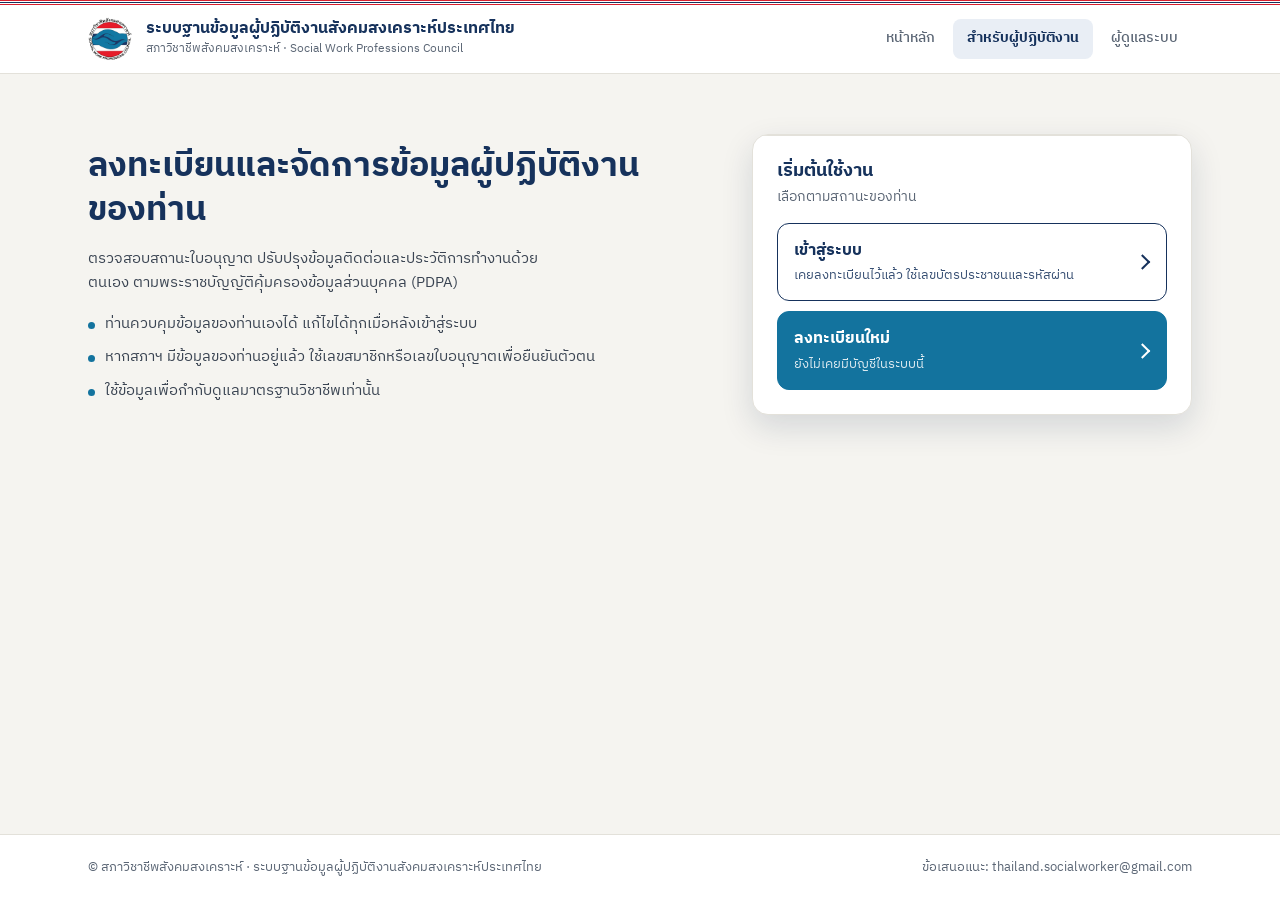
<file: register.html>
<!DOCTYPE html>
<html lang="th">
<head>
<meta charset="UTF-8">
<meta name="viewport" content="width=device-width, initial-scale=1.0">
<title>สำหรับผู้ปฏิบัติงาน — ระบบฐานข้อมูลผู้ปฏิบัติงานสังคมสงเคราะห์ประเทศไทย</title>
<link href="https://fonts.googleapis.com/css2?family=IBM+Plex+Mono:wght@400;500&family=IBM+Plex+Sans+Thai:wght@400;500;600;700&display=swap" rel="stylesheet">
<link rel="stylesheet" href="style.css">
<link rel="stylesheet" href="enhance.css">
<meta name="theme-color" content="#16325C">
<link rel="icon" href="logo.png">
</head>
<body class="sticky-footer">
<div class="flag-band"></div>
<header class="site-header">
  <div class="header-inner">
    <img class="logo" src="logo.png" alt="ตราสภาวิชาชีพสังคมสงเคราะห์">
    <div class="header-titles">
      <div class="th"><span class="t-long">ระบบฐานข้อมูลผู้ปฏิบัติงานสังคมสงเคราะห์ประเทศไทย</span><span class="t-short" aria-hidden="true">ฐานข้อมูลผู้ปฏิบัติงานสังคมสงเคราะห์</span></div>
      <div class="sub">สภาวิชาชีพสังคมสงเคราะห์ · Social Work Professions Council</div>
    </div>
    <button class="nav-toggle" type="button" aria-expanded="false" aria-controls="mainNav" aria-label="เปิดเมนู"><svg class="ui-icon" viewBox="0 0 24 24" fill="none" stroke="currentColor" stroke-width="2.2" stroke-linecap="round" aria-hidden="true"><path d="M4 7h16M4 12h16M4 17h16"/></svg></button>
    <nav class="main-nav" id="mainNav">
      <a href="index.html">หน้าหลัก</a>
      <a href="register.html" class="active">สำหรับผู้ปฏิบัติงาน</a>
      <a href="admin.html">ผู้ดูแลระบบ</a>
    </nav>
  </div>
</header>

<main>
  <div class="container">

    <!-- ============ GATE: choose login or register ============ -->
    <div id="gateView">
      <div class="entry-grid">
        <div class="entry-intro">
          <h2>ลงทะเบียนและจัดการข้อมูลผู้ปฏิบัติงานของท่าน</h2>
          <p>ตรวจสอบสถานะใบอนุญาต ปรับปรุงข้อมูลติดต่อและประวัติการทำงานด้วยตนเอง ตามพระราชบัญญัติคุ้มครองข้อมูลส่วนบุคคล (PDPA)</p>
          <ul class="entry-points">
            <li>ท่านควบคุมข้อมูลของท่านเองได้ แก้ไขได้ทุกเมื่อหลังเข้าสู่ระบบ</li>
            <li>หากสภาฯ มีข้อมูลของท่านอยู่แล้ว ใช้เลขสมาชิกหรือเลขใบอนุญาตเพื่อยืนยันตัวตน</li>
            <li>ใช้ข้อมูลเพื่อกำกับดูแลมาตรฐานวิชาชีพเท่านั้น</li>
          </ul>
          <div data-manual-slot style="display:none; margin-top:20px;"></div>
        </div>
        <div class="entry-card">
          <div class="pad" id="thaidCard" style="display:none;">
            <h3>เข้าสู่ระบบด้วย ThaiD</h3>
            <p class="text-sm text-soft">ยืนยันตัวตนด้วยแอปพลิเคชัน ThaiD ของกรมการปกครอง ไม่ต้องจำรหัสผ่าน</p>
            <button class="btn btn-thaid" id="thaidLoginBtn">เข้าสู่ระบบด้วย ThaiD</button>
            <div id="thaidLoginAlert" class="mt-8"></div>
          </div>
          <div class="pad">
            <h3 style="margin:0 0 4px;">เริ่มต้นใช้งาน</h3>
            <p class="text-soft text-sm" style="margin:0 0 14px;">เลือกตามสถานะของท่าน<span id="thaidRegisterHint" style="display:none;"> หรือใช้ปุ่ม ThaiD ด้านบนเพื่อลงทะเบียนอัตโนมัติ</span></p>
            <div class="gate-choices">
              <button type="button" class="gate-choice" onclick="showView('loginView')">
                <span class="gate-choice-t">เข้าสู่ระบบ</span>
                <span class="gate-choice-d">เคยลงทะเบียนไว้แล้ว ใช้เลขบัตรประชาชนและรหัสผ่าน</span>
              </button>
              <button type="button" class="gate-choice primary" onclick="showView('registerView')">
                <span class="gate-choice-t">ลงทะเบียนใหม่</span>
                <span class="gate-choice-d">ยังไม่เคยมีบัญชีในระบบนี้</span>
              </button>
            </div>
          </div>
        </div>
      </div>
    </div>

    <!-- ============ LOGIN ============ -->
    <div id="loginView" style="display:none;">
      <div class="entry-grid" style="grid-template-columns:minmax(0,440px); justify-content:center;">
        <div class="entry-card"><div class="pad">
          <h3 style="font-size:1.3rem;">เข้าสู่ระบบ</h3>
          <div id="loginAlert"></div>
          <div class="field">
            <label>เลขบัตรประชาชน</label>
            <input type="text" id="loginNationalId" maxlength="13" placeholder="เลขบัตรประชาชน 13 หลัก">
          </div>
          <div class="field">
            <label>รหัสผ่าน</label>
            <input type="password" id="loginPassword">
          </div>
          <button class="btn btn-navy btn-block" id="loginBtn">เข้าสู่ระบบ</button>
          <p class="text-sm text-center mt-16"><a href="#" onclick="showView('gateView'); return false;">← กลับ</a></p>
        </div></div>
      </div>
    </div>

    <!-- ============ REGISTER ============ -->
    <div id="registerView" style="display:none;">
      <h2 class="section-title">ลงทะเบียนผู้ปฏิบัติงาน</h2>
      <p class="section-sub">กรอกข้อมูลให้ครบถ้วน ท่านสามารถแก้ไขข้อมูลบางส่วนได้เองภายหลังจากเข้าสู่ระบบ</p>
      <div id="registerAlert"></div>

      <div class="pdpa-consent-card">
        <div class="flex gap-12" style="align-items:flex-start;">
          <span class="pdpa-icon"><svg class="ui-icon" viewBox="0 0 24 24" fill="none" stroke="currentColor" stroke-width="2" stroke-linecap="round" stroke-linejoin="round" aria-hidden="true"><rect x="4" y="11" width="16" height="10" rx="2"/><path d="M8 11V7a4 4 0 0 1 8 0v4"/></svg></span>
          <div>
            <h3 style="margin:0 0 4px; color:var(--navy-deep);">ความเป็นส่วนตัวของข้อมูล (PDPA)</h3>
            <p class="text-sm text-soft" style="margin:0;">
              สภาวิชาชีพสังคมสงเคราะห์เก็บรวบรวมและใช้ข้อมูลของท่านเพื่อจัดทำฐานข้อมูลผู้ประกอบวิชาชีพและกำกับดูแลมาตรฐานวิชาชีพ
              <button type="button" class="pdpa-link-btn" onclick="openPdpaModal()">อ่านประกาศฉบับเต็ม</button>
            </p>
          </div>
        </div>
      </div>

      <div class="wiz-layout mt-16"><ol class="wiz-steps card" id="wizSteps"></ol><div>
      <div class="wiz-progress" id="wizProgress"></div>
      <form id="registerForm" class="wiz-card">
        <label class="text-sm flex gap-8" style="align-items:flex-start; background:#f7f5f0; padding:12px; border-radius:6px; border:1px solid var(--gold);">
          <input type="checkbox" id="registerPdpaConsent" required style="margin-top:3px;">
          <span>ข้าพเจ้าได้อ่านและยินยอมให้สภาวิชาชีพสังคมสงเคราะห์เก็บรวบรวม ใช้ และเปิดเผยข้อมูลส่วนบุคคลของข้าพเจ้าตาม<button type="button" class="pdpa-link-btn" onclick="openPdpaModal()">ประกาศความเป็นส่วนตัว</button> *</span>
        </label>

        <h3 class="mt-24">1. ข้อมูลบุคคล</h3>
        <div class="form-grid">
          <div class="field"><label>คำนำหน้า *</label>
            <select name="Prefix" id="prefixSelect" required>
              <option value="นาย">นาย</option><option value="นาง">นาง</option><option value="นางสาว">นางสาว</option><option value="อื่นๆ">อื่นๆ</option>
            </select>
            <input type="text" id="prefixOther" placeholder="โปรดระบุคำนำหน้า" style="display:none; margin-top:8px;">
          </div>
          <div class="field"><label>เลขบัตรประชาชน * (13 หลัก)</label><input type="text" name="NationalID" id="regNationalId" maxlength="13" required></div>
          <div class="field"><label for="regClaimCode">รหัสยืนยันทางอีเมล (เฉพาะผู้ที่สภาฯ มีข้อมูลอยู่แล้ว)</label>
            <div class="flex gap-8"><input type="text" id="regClaimCode" autocomplete="one-time-code" inputmode="numeric" maxlength="6" placeholder="รหัส 6 หลัก" style="flex:1;">
              <button type="button" class="btn btn-outline btn-sm" id="regSendClaimCode" style="white-space:nowrap;">ส่งรหัสไปที่อีเมล</button></div>
            <span class="text-sm text-soft" id="regClaimHint">ถ้าสภาฯ มีข้อมูลของท่านอยู่แล้ว ระบบจะส่งรหัสไปยังอีเมลที่สภาฯ มีในทะเบียน ใช้ยืนยันตัวตนก่อนดึงข้อมูลหรือรับสิทธิ์บัญชี</span></div>
          <div class="field"><label>ชื่อ *</label><input type="text" name="FirstName" required></div>
          <div class="field"><label>นามสกุล *</label><input type="text" name="LastName" required></div>
          <div class="field"><label>เบอร์โทรศัพท์ *</label><input type="tel" name="Phone" required></div>
          <div class="field"><label>อีเมล</label><input type="email" name="Email"></div>
          <div class="field"><label>สถานะการปฏิบัติงาน *</label>
            <select name="PracticeStatus" id="practiceStatusSelect" required>
              <option value="กำลังปฏิบัติงาน">กำลังปฏิบัติงาน</option>
              <option value="หยุดปฏิบัติงานชั่วคราว">หยุดปฏิบัติงานชั่วคราว</option>
              <option value="เกษียณอายุ">เกษียณอายุ</option>
              <option value="ไม่ได้ปฏิบัติงานในสายวิชาชีพ">ไม่ได้ปฏิบัติงานในสายวิชาชีพ</option>
              <option value="อื่นๆ">อื่นๆ</option>
            </select>
            <input type="text" id="practiceStatusOther" placeholder="โปรดระบุสถานะการปฏิบัติงาน" style="display:none; margin-top:8px;">
          </div>
        </div>

        <h3 class="flex-between" style="align-items:center;">
          <span>2. ที่อยู่</span>
          <button type="button" class="btn btn-outline btn-sm pull-council-btn" data-section="address">ดึงข้อมูลจากสภาฯ</button>
        </h3>
        <p class="text-sm text-soft" style="margin-top:-8px;">กรอกเลขบัตรประชาชนในข้อ 1 ก่อน แล้วกดปุ่มด้านบนเพื่อดึงที่อยู่ที่เคยลงทะเบียนไว้กับสภาฯ (ถ้ามี)</p>

        <h4>ที่อยู่ตามทะเบียนบ้าน</h4>
        <div class="form-grid">
          <div class="field"><label>บ้านเลขที่</label><input type="text" name="House_No"></div>
          <div class="field"><label>หมู่บ้าน</label><input type="text" name="House_Village"></div>
          <div class="field"><label>อาคาร/ชั้น</label><input type="text" name="House_Building"></div>
          <div class="field"><label>ซอย</label><input type="text" name="House_Soi"></div>
          <div class="field"><label>ถนน</label><input type="text" name="House_Road"></div>
        </div>
        <div class="form-grid">
          <div class="field"><label>จังหวัด *</label><select name="House_Province" class="addr-province" data-group="House" required><option value="">เลือกจังหวัด</option></select></div>
          <div class="field"><label>อำเภอ/เขต *</label><select name="House_District" class="addr-district" data-group="House" required><option value="">เลือกจังหวัดก่อน</option></select></div>
          <div class="field"><label>ตำบล/แขวง *</label><select name="House_Subdistrict" class="addr-subdistrict" data-group="House" required><option value="">เลือกอำเภอก่อน</option></select></div>
          <div class="field"><label>รหัสไปรษณีย์</label><input type="text" name="House_Zipcode" class="addr-zipcode" data-group="House" readonly></div>
        </div>

        <h4>
          ที่อยู่ปัจจุบัน
          <label class="text-sm text-soft" style="font-weight:400; margin-left:12px;">
            <input type="checkbox" id="sameAsHouse"> ใช้ที่อยู่เดียวกับทะเบียนบ้าน
          </label>
        </h4>
        <div class="form-grid">
          <div class="field"><label>บ้านเลขที่</label><input type="text" name="Current_No"></div>
          <div class="field"><label>หมู่บ้าน</label><input type="text" name="Current_Village"></div>
          <div class="field"><label>อาคาร/ชั้น</label><input type="text" name="Current_Building"></div>
          <div class="field"><label>ซอย</label><input type="text" name="Current_Soi"></div>
          <div class="field"><label>ถนน</label><input type="text" name="Current_Road"></div>
        </div>
        <div class="form-grid">
          <div class="field"><label>จังหวัด *</label><select name="Current_Province" class="addr-province" data-group="Current" required><option value="">เลือกจังหวัด</option></select></div>
          <div class="field"><label>อำเภอ/เขต *</label><select name="Current_District" class="addr-district" data-group="Current" required><option value="">เลือกจังหวัดก่อน</option></select></div>
          <div class="field"><label>ตำบล/แขวง *</label><select name="Current_Subdistrict" class="addr-subdistrict" data-group="Current" required><option value="">เลือกอำเภอก่อน</option></select></div>
          <div class="field"><label>รหัสไปรษณีย์</label><input type="text" name="Current_Zipcode" class="addr-zipcode" data-group="Current" readonly></div>
        </div>

        <h3 class="flex-between" style="align-items:center;">
          <span>3. วุฒิการศึกษา</span>
          <button type="button" class="btn btn-outline btn-sm pull-council-btn" data-section="education">ดึงข้อมูลจากสภาฯ</button>
        </h3>
        <p class="text-sm text-soft" style="margin-top:-8px;">เพิ่มได้มากกว่า 1 วุฒิ (เช่น ปริญญาตรีและปริญญาโท)</p>
        <datalist id="universityListReg"></datalist>
        <div id="educationRows"></div>
        <button type="button" class="btn btn-ghost btn-sm" id="addEducationRow">+ เพิ่มวุฒิการศึกษา</button>

        <h3 class="flex-between" style="align-items:center;">
          <span>4. การทำงาน/หน่วยงาน/ตำแหน่ง</span>
          <button type="button" class="btn btn-outline btn-sm pull-council-btn" data-section="work">ดึงข้อมูลจากสภาฯ</button>
        </h3>
        <div class="form-grid">
          <div class="field"><label>ประเภทตำแหน่งงาน *</label>
            <select name="PositionType" id="positionTypeSelect" required>
              <option value="นักสังคมสงเคราะห์">นักสังคมสงเคราะห์</option>
              <option value="ผู้ช่วยนักสังคมสงเคราะห์">ผู้ช่วยนักสังคมสงเคราะห์</option>
              <option value="นักพัฒนาสังคม">นักพัฒนาสังคม</option>
              <option value="นักพัฒนาชุมชน">นักพัฒนาชุมชน</option>
              <option value="อื่นๆ">อื่นๆ</option>
            </select>
            <input type="text" id="positionTypeOther" placeholder="โปรดระบุประเภทตำแหน่งงาน" style="display:none; margin-top:8px;">
          </div>
          <div class="field"><label>ระดับตำแหน่ง</label>
            <select name="PositionLevel" id="positionLevelSelect">
              <option value="">ไม่ระบุ</option>
              <option value="ปฏิบัติการ">ปฏิบัติการ</option>
              <option value="ชำนาญการ">ชำนาญการ</option>
              <option value="ชำนาญการพิเศษ">ชำนาญการพิเศษ</option>
              <option value="เชี่ยวชาญ">เชี่ยวชาญ</option>
              <option value="ผู้ทรงคุณวุฒิ">ผู้ทรงคุณวุฒิ</option>
            </select>
          </div>
          <div class="field"><label>สังกัด</label>
            <select name="Sangkad" class="agency-sangkad" required><option value="">เลือกสังกัด</option></select>
          </div>
          <div class="field"><label>กรม *</label>
            <select name="Department" class="agency-department" required><option value="">เลือกสังกัดก่อน</option></select>
            <input type="text" id="departmentOther" class="department-other" placeholder="โปรดระบุชื่อกรม" style="display:none; margin-top:8px;">
          </div>
          <div class="field"><label>ประเภทหน่วยงาน</label>
            <select name="AgencyType" class="agency-type"><option value="ภาครัฐ">ภาครัฐ</option><option value="ท้องถิ่น">ท้องถิ่น</option><option value="เอกชน">เอกชน</option><option value="NGO">NGO</option><option value="อื่นๆ">อื่นๆ</option></select>
          </div>
          <div class="field" style="grid-column:1 / -1;"><label>ชื่อหน่วยงานที่ปฏิบัติงาน *</label>
            <input type="text" name="AgencyName" required placeholder="เช่น สำนักงานพัฒนาสังคมและความมั่นคงของมนุษย์จังหวัดเชียงใหม่ / โรงพยาบาลเชียงใหม่">
          </div>
        </div>

        <h4>
          ที่ทำงาน
          <label class="text-sm text-soft" style="font-weight:400; margin-left:12px;">
            <input type="checkbox" id="sameAsCurrentWork"> ใช้ที่อยู่เดียวกับที่อยู่ปัจจุบัน
          </label>
        </h4>
        <div class="form-grid">
          <div class="field"><label>บ้านเลขที่</label><input type="text" name="Work_No"></div>
          <div class="field"><label>หมู่บ้าน</label><input type="text" name="Work_Village"></div>
          <div class="field"><label>อาคาร/ชั้น</label><input type="text" name="Work_Building"></div>
          <div class="field"><label>ซอย</label><input type="text" name="Work_Soi"></div>
          <div class="field"><label>ถนน</label><input type="text" name="Work_Road"></div>
        </div>
        <div class="form-grid">
          <div class="field"><label>จังหวัด</label><select name="Work_Province" class="addr-province" data-group="Work"><option value="">เลือกจังหวัด</option></select></div>
          <div class="field"><label>อำเภอ/เขต</label><select name="Work_District" class="addr-district" data-group="Work"><option value="">เลือกจังหวัดก่อน</option></select></div>
          <div class="field"><label>ตำบล/แขวง</label><select name="Work_Subdistrict" class="addr-subdistrict" data-group="Work"><option value="">เลือกอำเภอก่อน</option></select></div>
          <div class="field"><label>รหัสไปรษณีย์</label><input type="text" name="Work_Zipcode" class="addr-zipcode" data-group="Work" readonly></div>
        </div>

        <h4 class="flex-between" style="align-items:center;">
          <span>ประวัติการทำงาน (หน่วยงาน/ตำแหน่ง ตามช่วงเวลา)</span>
          <button type="button" class="btn btn-ghost btn-sm" id="addWorkHistoryRow">+ เพิ่มประวัติการทำงาน</button>
        </h4>
        <div id="workHistoryRows"></div>

        <h3 class="flex-between" style="align-items:center;">
          <span>5. สมาชิกภาพสภาวิชาชีพฯ</span>
          <button type="button" class="btn btn-outline btn-sm pull-council-btn" data-section="membership">ดึงข้อมูลจากสภาฯ</button>
        </h3>
        <p class="text-sm text-soft" style="margin-top:-8px;">ข้อมูลส่วนนี้ออกโดยสภาฯ — หากท่านเป็นสมาชิกอยู่แล้ว ให้กดปุ่มด้านบนเพื่อดึงข้อมูล หากยังไม่เป็นสมาชิกสามารถเว้นว่างไว้ได้</p>
        <div class="form-grid">
          <div class="field"><label>เลขที่สมาชิก</label><input type="text" name="MembershipNumber"></div>
          <div class="field"><label>ประเภทสมาชิก</label><input type="text" name="MembershipType" placeholder="เช่น สามัญ, สมทบ"></div>
          <div class="field"><label>วันที่ออกบัตร</label><input type="date" name="MembershipIssueDate"></div>
          <div class="field"><label>วันที่หมดอายุ</label><input type="date" name="MembershipExpireDate"></div>
          <div class="field"><label>สถานะสมาชิก</label>
            <select name="MembershipStatus"><option value="none">ยังไม่เป็นสมาชิก</option><option value="active">ปกติ</option><option value="ended">สิ้นสุด</option></select>
          </div>
        </div>

        <h3 class="flex-between" style="align-items:center;">
          <span>6. ใบอนุญาตประกอบวิชาชีพ</span>
          <button type="button" class="btn btn-outline btn-sm pull-council-btn" data-section="license">ดึงข้อมูลจากสภาฯ</button>
        </h3>
        <p class="text-sm text-soft" style="margin-top:-8px;">ข้อมูลส่วนนี้ออกโดยสภาฯ — หากท่านมีใบอนุญาตอยู่แล้ว ให้กดปุ่มด้านบนเพื่อดึงข้อมูล หากยังไม่มีสามารถเว้นว่างไว้ได้</p>
        <div class="form-grid">
          <div class="field"><label>เลขที่ใบอนุญาต</label><input type="text" name="LicenseNumber"></div>
          <div class="field"><label>วันที่รับใบอนุญาต</label><input type="date" name="LicenseIssueDate"></div>
          <div class="field"><label>วันที่ใบอนุญาตหมดอายุ</label><input type="date" name="LicenseExpireDate"></div>
        </div>

        <h3 class="flex-between" style="align-items:center;">
          <span>7. ความเชี่ยวชาญ</span>
          <button type="button" class="btn btn-outline btn-sm pull-council-btn" data-section="specialization">ดึงข้อมูลจากสภาฯ</button>
        </h3>
        <div class="form-grid">
          <div class="field" style="grid-column:1 / -1;"><label>สาขา/ด้านความเชี่ยวชาญ (คั่นด้วยจุลภาค)</label><input type="text" name="Specializations" placeholder="เช่น เด็กและครอบครัว, ผู้สูงอายุ, ผู้พิการ, กระบวนการยุติธรรม, สุขภาพ"></div>
        </div>

        <h3>ตั้งรหัสผ่านสำหรับเข้าสู่ระบบ</h3>
        <div class="form-grid">
          <div class="field"><label>รหัสผ่าน * (อย่างน้อย 8 ตัวอักษร)</label><input type="password" id="regPassword" minlength="8" required></div>
          <div class="field"><label>ยืนยันรหัสผ่าน *</label><input type="password" id="regPassword2" minlength="8" required></div>
        </div>

        <p class="text-sm text-soft">ข้อมูลของท่านจะถูกจัดเก็บและใช้งานตามพระราชบัญญัติคุ้มครองข้อมูลส่วนบุคคล (PDPA) เพื่อวัตถุประสงค์ในการกำกับดูแลมาตรฐานวิชาชีพเท่านั้น</p>

        <div class="flex gap-12">
          <button type="submit" class="btn btn-primary" id="registerBtn">ลงทะเบียน</button>
          <button type="button" class="btn btn-ghost" onclick="showView('gateView')">ยกเลิก</button>
        </div>
      </form>
    </div></div>
    </div>

    <!-- ============ PROFILE (after login) ============ -->
    <div id="profileView" style="display:none;">
      <div class="profile-layout">
        <aside class="profile-aside">
          <div class="profile-hero">
            <div class="who"><div class="avatar" id="profAvatar">ผ</div><div><div class="nm" id="profName">-</div><div class="pid" id="profPid"></div></div></div>
            <div class="row"><span>สถานะสมาชิกภาพ</span><b id="profMembership" style="color:#fff;">-</b></div>
            <div class="row"><span>สถานะใบอนุญาต</span><b id="profLicense" style="color:#fff;">-</b></div>
            <div class="lic-box">
              <div class="top"><span>ใบอนุญาตหมดอายุ</span><b id="profLicenseExp">-</b></div>
              <div class="meter"><i id="profMeter" style="width:0%"></i></div>
              <div class="lic-note" id="profLicNote"></div>
            </div>
          </div>
          <div class="photo-card" id="profPhotoCard">
            <div class="photo-card-h"><b>รูปประจำตัว</b><span id="profPhotoState">ยังไม่มีรูป</span></div>
            <div class="photo-actions">
              <button type="button" class="btn btn-outline btn-sm" id="profPhotoUpload">อัปโหลดรูป</button>
              <button type="button" class="btn btn-ghost btn-sm" id="profPhotoDelete" hidden>ลบรูป</button>
            </div>
            <label class="photo-public"><input type="checkbox" id="profPhotoPublic" disabled> <span>แสดงรูปในผลการค้นหาสาธารณะ<small>ไม่เลือก = เห็นเฉพาะท่านและเจ้าหน้าที่สภาฯ</small></span></label>
            <p class="photo-help">ใช้รูปหน้าตรงที่เห็นใบหน้าชัดเจน (JPG, PNG หรือ WEBP) ระบบครอปเป็นสี่เหลี่ยมจัตุรัสและย่อขนาดให้อัตโนมัติ</p>
            <div class="photo-card-h" style="margin:14px 0 0; padding-top:12px; border-top:1px solid var(--divider);"><b>ผลการค้นหาสาธารณะ</b></div>
            <label class="photo-public"><input type="checkbox" id="profAgencyPublic"> <span>แสดงชื่อหน่วยงานที่ทำงาน<small>ไม่เลือก = แสดงเพียงตำแหน่งและจังหวัด ไม่บอกสถานที่ทำงาน</small></span></label>
            <div class="photo-card-h" style="margin:14px 0 0; padding-top:12px; border-top:1px solid var(--divider);"><b>อีเมลแจ้งเตือน</b></div>
            <label class="photo-public"><input type="checkbox" id="profEmailReminders"> <span>แจ้งเตือนเมื่อใบอนุญาต/สมาชิกภาพใกล้หมดอายุ<small>ส่งไปที่อีเมลในข้อมูลของท่าน ล่วงหน้า 90 วัน 30 วัน และเมื่อหมดอายุ</small></span></label>
            <p class="photo-help">หน้าค้นหาสาธารณะแสดงเฉพาะชื่อ ตำแหน่ง จังหวัด สถานะสมาชิกภาพ และเลขที่/สถานะ/วันหมดอายุใบอนุญาต ไม่แสดงเลขบัตร ที่อยู่ เบอร์โทร อีเมล หรือเลขที่สมาชิก</p>
            <div id="profPhotoAlert" role="status" aria-live="polite"></div>
          </div>
          <div class="profile-note"><b>ข้อมูลของท่าน</b>แก้ไขข้อมูลติดต่อ ที่อยู่ และประวัติการทำงานได้เอง ข้อมูลสมาชิกภาพและใบอนุญาตแก้ไขโดยเจ้าหน้าที่สภาฯ เท่านั้น</div>
          <button class="btn btn-ghost btn-block" onclick="logout()">ออกจากระบบ</button>
        </aside>
        <div class="profile-main">
          <div class="flex-between">
            <div><h2>ข้อมูลส่วนตัวของฉัน</h2><p class="section-sub" id="profileSubtitle" style="margin:0;"></p></div>
            <button class="btn btn-primary" id="profEditAllBtn" type="button">แก้ไขข้อมูล</button>
          </div>
          <div class="mc-grid prof-cards" id="profCards" aria-label="บัตรสมาชิกและใบอนุญาต"></div>
          <div id="profSummary"></div>
      <form id="profileForm" class="edit-panel" style="display:none;">
        <div class="edit-head"><h3>แก้ไขข้อมูล</h3><button type="button" class="btn btn-ghost btn-sm" id="profEditCloseBtn">ปิด</button></div>
        <div id="profileAlert"></div>

        <div id="profPdpaBox" class="pdpa-consent-card" style="margin-bottom:16px;">
          <div class="flex gap-12" style="align-items:flex-start; margin-bottom:12px;">
            <span class="pdpa-icon"><svg class="ui-icon" viewBox="0 0 24 24" fill="none" stroke="currentColor" stroke-width="2" stroke-linecap="round" stroke-linejoin="round" aria-hidden="true"><rect x="4" y="11" width="16" height="10" rx="2"/><path d="M8 11V7a4 4 0 0 1 8 0v4"/></svg></span>
            <div>
              <h4 style="margin:0 0 4px; color:var(--navy-deep);">ความเป็นส่วนตัวของข้อมูล (PDPA)</h4>
              <p class="text-sm text-soft" style="margin:0;">
                สภาวิชาชีพสังคมสงเคราะห์เก็บรวบรวมและใช้ข้อมูลของท่านเพื่อจัดทำฐานข้อมูลผู้ประกอบวิชาชีพและกำกับดูแลมาตรฐานวิชาชีพ
                <button type="button" class="pdpa-link-btn" onclick="openPdpaModal()">อ่านประกาศฉบับเต็ม</button>
              </p>
            </div>
          </div>
          <label class="text-sm flex gap-8" style="align-items:flex-start;">
            <input type="checkbox" id="profilePdpaConsent" style="margin-top:3px;">
            <span id="profilePdpaConsentLabel">ข้าพเจ้าได้อ่านและยินยอมให้สภาวิชาชีพสังคมสงเคราะห์เก็บรวบรวม ใช้ และเปิดเผยข้อมูลส่วนบุคคลของข้าพเจ้าตามประกาศความเป็นส่วนตัวข้างต้น *</span>
          </label>
        </div>

        <h4>ข้อมูลติดต่อ</h4>
        <div class="form-grid">
          <div class="field"><label>เบอร์โทรศัพท์</label><input type="tel" name="Phone"></div>
          <div class="field"><label>อีเมล</label><input type="email" name="Email"></div>
          <div class="field"><label>สถานะการปฏิบัติงาน</label>
            <select name="PracticeStatus" id="profPracticeStatusSelect">
              <option value="กำลังปฏิบัติงาน">กำลังปฏิบัติงาน</option>
              <option value="หยุดปฏิบัติงานชั่วคราว">หยุดปฏิบัติงานชั่วคราว</option>
              <option value="เกษียณอายุ">เกษียณอายุ</option>
              <option value="ไม่ได้ปฏิบัติงาน">ไม่ได้ปฏิบัติงาน</option>
              <option value="อื่นๆ">อื่นๆ</option>
            </select>
            <input type="text" id="profPracticeStatusOther" placeholder="โปรดระบุ" style="display:none; margin-top:8px;">
          </div>
        </div>

        <h4>ที่อยู่ตามทะเบียนบ้าน</h4>
        <div class="form-grid">
          <div class="field"><label>บ้านเลขที่</label><input type="text" name="House_No"></div>
          <div class="field"><label>หมู่บ้าน</label><input type="text" name="House_Village"></div>
          <div class="field"><label>อาคาร/ชั้น</label><input type="text" name="House_Building"></div>
          <div class="field"><label>ซอย</label><input type="text" name="House_Soi"></div>
          <div class="field"><label>ถนน</label><input type="text" name="House_Road"></div>
        </div>
        <div class="form-grid">
          <div class="field"><label>จังหวัด</label><select name="House_Province" class="addr-province" data-group="House"><option value="">เลือกจังหวัด</option></select></div>
          <div class="field"><label>อำเภอ/เขต</label><select name="House_District" class="addr-district" data-group="House"><option value="">เลือกจังหวัดก่อน</option></select></div>
          <div class="field"><label>ตำบล/แขวง</label><select name="House_Subdistrict" class="addr-subdistrict" data-group="House"><option value="">เลือกอำเภอก่อน</option></select></div>
          <div class="field"><label>รหัสไปรษณีย์</label><input type="text" name="House_Zipcode" class="addr-zipcode" data-group="House" readonly></div>
        </div>

        <h4>
          ที่อยู่ปัจจุบัน
          <label class="text-sm text-soft" style="font-weight:400; margin-left:12px;">
            <input type="checkbox" id="profSameAsHouse"> ใช้ที่อยู่เดียวกับทะเบียนบ้าน
          </label>
        </h4>
        <div class="form-grid">
          <div class="field"><label>บ้านเลขที่</label><input type="text" name="Current_No"></div>
          <div class="field"><label>หมู่บ้าน</label><input type="text" name="Current_Village"></div>
          <div class="field"><label>อาคาร/ชั้น</label><input type="text" name="Current_Building"></div>
          <div class="field"><label>ซอย</label><input type="text" name="Current_Soi"></div>
          <div class="field"><label>ถนน</label><input type="text" name="Current_Road"></div>
        </div>
        <div class="form-grid">
          <div class="field"><label>จังหวัด</label><select name="Current_Province" class="addr-province" data-group="Current"><option value="">เลือกจังหวัด</option></select></div>
          <div class="field"><label>อำเภอ/เขต</label><select name="Current_District" class="addr-district" data-group="Current"><option value="">เลือกจังหวัดก่อน</option></select></div>
          <div class="field"><label>ตำบล/แขวง</label><select name="Current_Subdistrict" class="addr-subdistrict" data-group="Current"><option value="">เลือกอำเภอก่อน</option></select></div>
          <div class="field"><label>รหัสไปรษณีย์</label><input type="text" name="Current_Zipcode" class="addr-zipcode" data-group="Current" readonly></div>
        </div>

        <h4>วุฒิการศึกษา</h4>
        <p class="text-sm text-soft" style="margin-top:-8px;">เพิ่มได้มากกว่า 1 วุฒิ (เช่น ปริญญาตรีและปริญญาโท)</p>
        <datalist id="universityListProf"></datalist>
        <div id="profEducationRows"></div>
        <button type="button" class="btn btn-ghost btn-sm" id="profAddEducationRow">+ เพิ่มวุฒิการศึกษา</button>

        <h4 class="mt-24">การทำงาน/หน่วยงาน/ตำแหน่ง</h4>
        <div class="form-grid">
          <div class="field"><label>ประเภทตำแหน่งงาน</label>
            <select name="PositionType" id="profPositionTypeSelect">
              <option value="นักสังคมสงเคราะห์">นักสังคมสงเคราะห์</option>
              <option value="ผู้ช่วยนักสังคมสงเคราะห์">ผู้ช่วยนักสังคมสงเคราะห์</option>
              <option value="นักพัฒนาสังคม">นักพัฒนาสังคม</option>
              <option value="นักพัฒนาชุมชน">นักพัฒนาชุมชน</option>
              <option value="อื่นๆ">อื่นๆ</option>
            </select>
            <input type="text" id="profPositionTypeOther" placeholder="โปรดระบุประเภทตำแหน่งงาน" style="display:none; margin-top:8px;">
          </div>
          <div class="field"><label>ระดับตำแหน่ง</label>
            <select name="PositionLevel">
              <option value="">ไม่ระบุ</option>
              <option value="ปฏิบัติการ">ปฏิบัติการ</option>
              <option value="ชำนาญการ">ชำนาญการ</option>
              <option value="ชำนาญการพิเศษ">ชำนาญการพิเศษ</option>
              <option value="เชี่ยวชาญ">เชี่ยวชาญ</option>
              <option value="ผู้ทรงคุณวุฒิ">ผู้ทรงคุณวุฒิ</option>
            </select>
          </div>
          <div class="field"><label>สังกัด</label>
            <select name="Sangkad" class="agency-sangkad"><option value="">เลือกสังกัด</option></select>
          </div>
          <div class="field"><label>กรม</label>
            <select name="Department" class="agency-department"><option value="">เลือกสังกัดก่อน</option></select>
            <input type="text" id="profDepartmentOther" class="department-other" placeholder="โปรดระบุชื่อกรม" style="display:none; margin-top:8px;">
          </div>
          <div class="field"><label>ประเภทหน่วยงาน</label>
            <select name="AgencyType" class="agency-type"><option value="ภาครัฐ">ภาครัฐ</option><option value="ท้องถิ่น">ท้องถิ่น</option><option value="เอกชน">เอกชน</option><option value="NGO">NGO</option><option value="อื่นๆ">อื่นๆ</option></select>
          </div>
          <div class="field"><label>ชื่อหน่วยงานที่ปฏิบัติงาน</label>
            <input type="text" name="AgencyName" placeholder="เช่น สำนักงานพัฒนาสังคมและความมั่นคงของมนุษย์จังหวัดเชียงใหม่ / โรงพยาบาลเชียงใหม่">
          </div>
        </div>

        <h4>
          ที่ทำงาน
          <label class="text-sm text-soft" style="font-weight:400; margin-left:12px;">
            <input type="checkbox" id="profSameAsCurrentWork"> ใช้ที่อยู่เดียวกับที่อยู่ปัจจุบัน
          </label>
        </h4>
        <div class="form-grid">
          <div class="field"><label>บ้านเลขที่</label><input type="text" name="Work_No"></div>
          <div class="field"><label>หมู่บ้าน</label><input type="text" name="Work_Village"></div>
          <div class="field"><label>อาคาร/ชั้น</label><input type="text" name="Work_Building"></div>
          <div class="field"><label>ซอย</label><input type="text" name="Work_Soi"></div>
          <div class="field"><label>ถนน</label><input type="text" name="Work_Road"></div>
        </div>
        <div class="form-grid">
          <div class="field"><label>จังหวัด</label><select name="Work_Province" class="addr-province" data-group="Work"><option value="">เลือกจังหวัด</option></select></div>
          <div class="field"><label>อำเภอ/เขต</label><select name="Work_District" class="addr-district" data-group="Work"><option value="">เลือกจังหวัดก่อน</option></select></div>
          <div class="field"><label>ตำบล/แขวง</label><select name="Work_Subdistrict" class="addr-subdistrict" data-group="Work"><option value="">เลือกอำเภอก่อน</option></select></div>
          <div class="field"><label>รหัสไปรษณีย์</label><input type="text" name="Work_Zipcode" class="addr-zipcode" data-group="Work" readonly></div>
        </div>

        <h4 class="flex-between" style="align-items:center;">
          <span>ประวัติการทำงาน (หน่วยงาน/ตำแหน่ง ตามช่วงเวลา)</span>
          <button type="button" class="btn btn-ghost btn-sm" id="profAddWorkHistoryRow">+ เพิ่มประวัติการทำงาน</button>
        </h4>
        <div id="profWorkHistoryRows"></div>

        <h4>ความเชี่ยวชาญ</h4>
        <div class="form-grid">
          <div class="field" style="grid-column:1 / -1;"><label>สาขา/ด้านความเชี่ยวชาญ (คั่นด้วยจุลภาค)</label><input type="text" name="Specializations" placeholder="เช่น เด็กและครอบครัว, ผู้สูงอายุ, ผู้พิการ, กระบวนการยุติธรรม, สุขภาพ"></div>
        </div>

        <p class="text-sm text-soft">เลขที่สมาชิก/ใบอนุญาต และวันที่ออก/หมดอายุ เป็นข้อมูลที่สภาวิชาชีพฯ เป็นผู้ดูแล ดูสถานะล่าสุดได้จากการ์ดด้านบน หากต้องการแก้ไขกรุณาติดต่อเจ้าหน้าที่</p>
        <button type="submit" class="btn btn-primary">บันทึกการแก้ไข</button>
      </form>
        </div>
      </div>
    </div>

  </div>
</main>

<div class="modal-overlay" id="pdpaModal" hidden onclick="if(event.target===this) closePdpaModal()">
  <div class="modal-box" role="dialog" aria-modal="true" aria-labelledby="pdpaModalTitle">
    <div class="modal-header">
      <h3 id="pdpaModalTitle">ประกาศความเป็นส่วนตัว (PDPA)</h3>
      <button type="button" class="modal-close-btn" onclick="closePdpaModal()" aria-label="ปิด">✕</button>
    </div>
    <div class="modal-body">
      <h4>ผู้ควบคุมข้อมูลส่วนบุคคล</h4>
      <p>สภาวิชาชีพสังคมสงเคราะห์</p>

      <h4>ข้อมูลที่จัดเก็บ</h4>
      <p>ข้อมูลระบุตัวตน (ชื่อ-นามสกุล เลขบัตรประชาชน) ที่อยู่ ข้อมูลติดต่อ วุฒิการศึกษา ประวัติการทำงาน ข้อมูลสมาชิกภาพและใบอนุญาตประกอบวิชาชีพ และความเชี่ยวชาญ</p>

      <h4>วัตถุประสงค์</h4>
      <p>เพื่อจัดทำและปรับปรุงฐานข้อมูลผู้ประกอบวิชาชีพสังคมสงเคราะห์ให้เป็นปัจจุบัน สนับสนุนการกำกับดูแลมาตรฐานและจรรยาบรรณวิชาชีพ การติดต่อสื่อสารแจ้งข้อมูลข่าวสารที่เกี่ยวข้องกับสมาชิกภาพและใบอนุญาต ตลอดจนการจัดทำสถิติและรายงานภาพรวมของผู้ประกอบวิชาชีพในระดับประเทศ ทั้งนี้ เป็นไปตามพระราชบัญญัติคุ้มครองข้อมูลส่วนบุคคล พ.ศ. 2562</p>

      <h4>การเปิดเผยข้อมูล</h4>
      <p>ข้อมูลบางส่วน (ชื่อ-นามสกุล ตำแหน่ง หน่วยงาน สถานะใบอนุญาต) อาจแสดงต่อสาธารณะผ่านระบบตรวจสอบใบอนุญาตออนไลน์ของสภาฯ เพื่อประโยชน์ในการคุ้มครองประชาชนผู้รับบริการ</p>

      <h4>สิทธิของท่าน</h4>
      <p>ท่านมีสิทธิขอเข้าถึง แก้ไข ลบ หรือถอนความยินยอมข้อมูลของท่านได้ตลอดเวลา โดยติดต่อ thailand.socialworker@gmail.com</p>
    </div>
    <div class="modal-footer">
      <button type="button" class="btn btn-navy btn-sm" onclick="closePdpaModal()">ปิดหน้าต่างนี้</button>
    </div>
  </div>
</div>

<footer class="site-footer">
  <div class="container">
    <div>© สภาวิชาชีพสังคมสงเคราะห์ · ระบบฐานข้อมูลผู้ปฏิบัติงานสังคมสงเคราะห์ประเทศไทย</div>
    <div>ข้อเสนอแนะ: thailand.socialworker@gmail.com</div>

  </div>
</footer>

<script src="thai-address-data.js"></script>
<script src="agency-data.js"></script>
<script src="universities-data.js"></script>
<script src="api.js"></script>
<script src="member-ui.js"></script>
<script src="manual-link.js"></script>
<script src="register.js"></script>
<script src="wizard.js"></script>
<script src="profile-ui.js"></script>
<script src="enhance.js"></script>
</body>
</html>
</file>
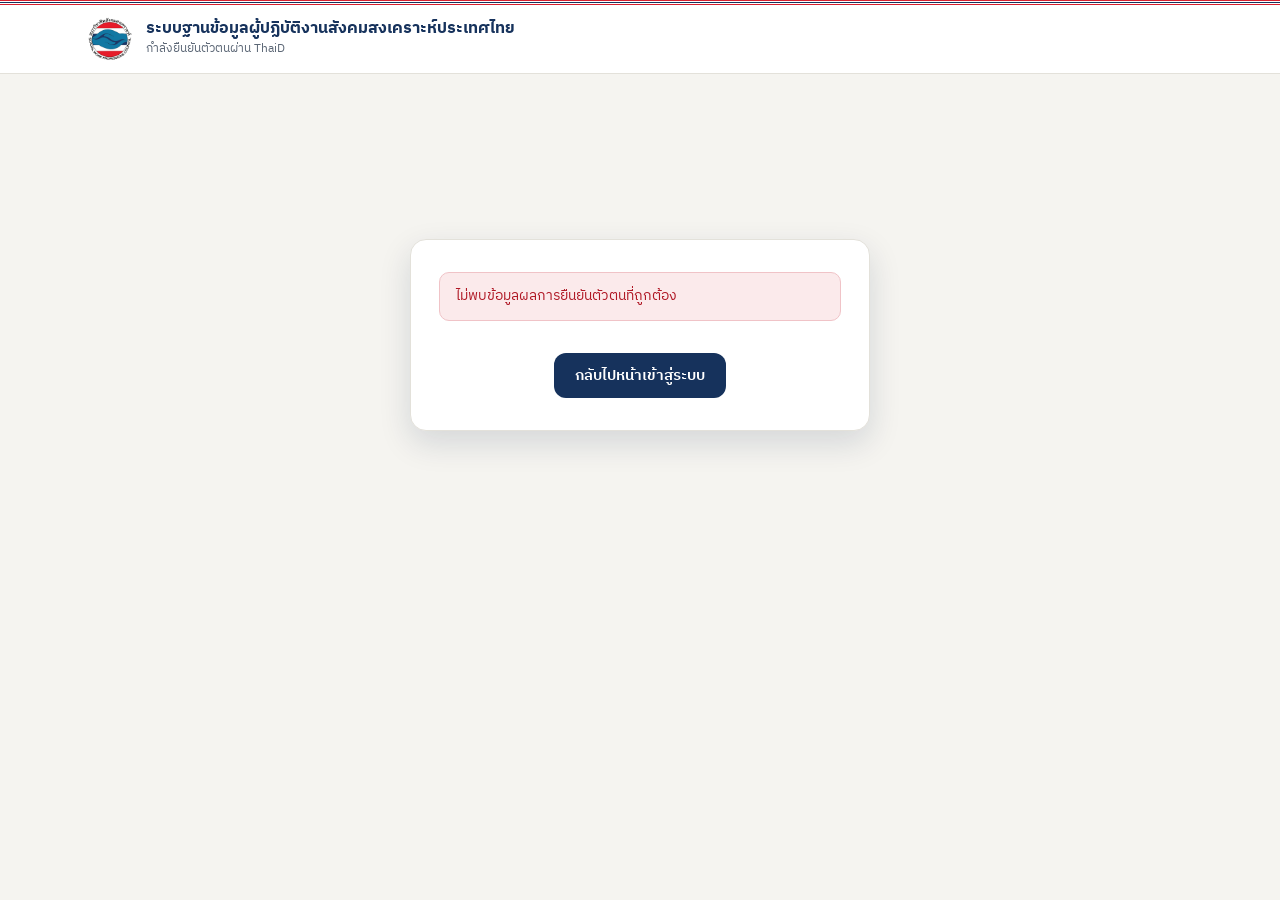
<file: thaid-callback.html>
<!DOCTYPE html>
<html lang="th">
<head>
<meta charset="UTF-8">
<meta name="viewport" content="width=device-width, initial-scale=1.0">
<title>กำลังเข้าสู่ระบบด้วย ThaiD...</title>
<link href="https://fonts.googleapis.com/css2?family=IBM+Plex+Mono:wght@400;500&family=IBM+Plex+Sans+Thai:wght@400;500;600;700&display=swap" rel="stylesheet">
<link rel="stylesheet" href="style.css">
<link rel="stylesheet" href="enhance.css">
<meta name="theme-color" content="#16325C">
<link rel="icon" href="logo.png">
</head>
<body>
<div class="flag-band"></div>
<header class="site-header">
  <div class="header-inner">
    <img class="logo" src="logo.png" alt="ตราสภาวิชาชีพสังคมสงเคราะห์">
    <div class="header-titles">
      <div class="th">ระบบฐานข้อมูลผู้ปฏิบัติงานสังคมสงเคราะห์ประเทศไทย</div>
      <div class="sub">กำลังยืนยันตัวตนผ่าน ThaiD</div>
    </div>
  </div>
</header>
<main>
  <div class="container">
    <div class="auth-shell">
      <div class="auth-card text-center" id="statusCard">
        <div class="spinner" role="status" aria-label="กำลังตรวจสอบ" style="width:32px;height:32px;border-color:#1e3a5f33;border-top-color:#1e3a5f;"></div>
        <p class="mt-16">กำลังตรวจสอบผลการยืนยันตัวตนจาก ThaiD...</p>
      </div>
    </div>
  </div>
</main>
<script src="api.js"></script>
<script>
  // อ่าน token/role หรือ error จาก query string ที่ Apps Script ส่งกลับมาหลัง ThaiD callback
  const params = new URLSearchParams(window.location.search);
  const token = params.get('token');
  const role = params.get('role');
  const error = params.get('error');
  const card = document.getElementById('statusCard');
  // ลบ token ออกจากแถบที่อยู่ทันที ไม่ให้ค้างในประวัติเบราว์เซอร์/ถูกแชร์ต่อโดยไม่ตั้งใจ
  if (window.history && history.replaceState) history.replaceState(null, '', window.location.pathname);

  if (error) {
    card.innerHTML = `<div class="alert alert-error" style="text-align:right;">${escapeHtml(error)}</div>
      <a class="btn btn-navy mt-16" href="register.html">กลับไปหน้าเข้าสู่ระบบ</a>`;
  } else if (token && role === 'citizen') {
    // เก็บ session token ไว้ใน sessionStorage เพื่อให้หน้า register.html อ่านต่อได้
    // (จำเป็นต้องใช้ sessionStorage เพราะเป็นการ redirect ข้ามหน้าเว็บจาก ThaiD/Apps Script กลับมา
    //  ไม่ใช่ Claude artifact — เว็บไซต์นี้ deploy จริงบน GitHub Pages จึงใช้ sessionStorage ได้ตามปกติ)
    sessionStorage.setItem('swdb_person_token', token);
    card.innerHTML = `<p>ยืนยันตัวตนด้วย ThaiD สำเร็จ กำลังนำท่านไปหน้าข้อมูลส่วนตัว...</p>`;
    setTimeout(() => window.location.href = 'register.html', 700);
  } else if (token && role === 'staff') {
    sessionStorage.setItem('swdb_admin_token', token);
    card.innerHTML = `<p>ยืนยันตัวตนด้วย ThaiD สำเร็จ กำลังนำท่านไปแผงควบคุมผู้ดูแลระบบ...</p>`;
    setTimeout(() => window.location.href = 'admin.html', 700);
  } else {
    card.innerHTML = `<div class="alert alert-error" style="text-align:right;">ไม่พบข้อมูลผลการยืนยันตัวตนที่ถูกต้อง</div>
      <a class="btn btn-navy mt-16" href="register.html">กลับไปหน้าเข้าสู่ระบบ</a>`;
  }
</script>
<script src="enhance.js"></script>
</body>
</html>
</file>
<file: style.css>
/* ==========================================================================
   ระบบฐานข้อมูลผู้ปฏิบัติงานสังคมสงเคราะห์ประเทศไทย — Design system (ตาม UI mockups)
   Palette: กรมท่า #16325C · ฟ้า #13739E · แดง #D7202E (ใช้เฉพาะแถบธงและสถานะอันตราย)
   Type: IBM Plex Sans Thai (เนื้อหา) · IBM Plex Mono (รหัส/ตัวเลขเชิงเทคนิค)
   ========================================================================== */

:root {
  --navy: #16325C;
  --navy-deep: #0E2445;
  --navy-mid: #2A4A78;
  --blue: #13739E;
  --blue-dark: #0F4F6E;
  --blue-soft: #E6F1F6;
  --blue-line: #B5D5E5;
  --red: #D7202E;
  --red-dark: #B01825;
  --red-soft: #FBEAEB;
  --ink: #1E2733;
  --ink-2: #3A4452;
  --muted: #5B6675;
  --faint: #8A93A0;
  --line: #CFD4DA;
  --divider: #E3E1DA;
  --bg: #F5F4F0;
  --panel: #EEECE6;
  --panel-2: #F1F0EB;
  --card: #FFFFFF;
  --green: #1E7A4C;
  --green-soft: #E7F3EC;
  --amber: #D99A1E;
  --amber-text: #8A5A00;
  --amber-soft: #FBF1DC;
  --sky: #D3E0EE;
  --sky-2: #A9C3DD;

  /* ชื่อเดิมที่ยังถูกอ้างในไฟล์ HTML/JS — ชี้ไปยังค่าใหม่ */
  --thai-red: var(--red);
  --thai-red-bright: var(--red-dark);
  --paper: var(--bg);
  --paper-card: var(--card);
  --ink-soft: var(--muted);
  --gold: var(--amber);
  --green-ok: var(--green);
  --amber-warn: var(--amber-text);
  --red-bad: var(--red-dark);

  --r-sm: 8px;
  --r-md: 10px;
  --r-lg: 14px;
  --r-btn: 12px;
  --radius: var(--r-md);
  --shadow: 0 1px 2px rgba(22, 50, 92, 0.06), 0 1px 3px rgba(22, 50, 92, 0.05);
  --shadow-lg: 0 12px 32px rgba(14, 36, 69, 0.14);
  --font-body: 'IBM Plex Sans Thai', 'Sarabun', 'Noto Sans Thai', system-ui, sans-serif;
  --font-display: var(--font-body);
  --font-mono: 'IBM Plex Mono', ui-monospace, Menlo, Consolas, monospace;
}

* { box-sizing: border-box; }
html { scroll-behavior: smooth; }
body {
  margin: 0;
  font-family: var(--font-body);
  background: var(--bg);
  color: var(--ink);
  line-height: 1.6;
  font-size: 15px;
  -webkit-font-smoothing: antialiased;
}
img { max-width: 100%; }
a { color: var(--blue); }
a:hover { color: var(--navy); }
h1, h2, h3, h4 { color: var(--navy); line-height: 1.3; }
.mono { font-family: var(--font-mono); font-weight: 500; font-size: 0.92em; }

.container { max-width: 1152px; margin: 0 auto; padding: 0 24px; }

/* ---------- แถบธงด้านบน ---------- */
.flag-band {
  height: 5px;
  background: linear-gradient(to bottom, var(--red) 0 18%, #fff 18% 36%, var(--navy) 36% 64%, #fff 64% 82%, var(--red) 82%);
}

/* ---------- Header ---------- */
header.site-header {
  background: var(--card);
  border-bottom: 1px solid var(--divider);
  position: sticky;
  top: 0;
  z-index: 50;
}
.header-inner {
  display: flex; align-items: center; gap: 14px;
  padding: 12px 24px; max-width: 1152px; margin: 0 auto;
}
.header-inner img.logo { width: 44px; height: 44px; object-fit: contain; flex-shrink: 0; }
.header-titles { flex: 1; min-width: 0; }
.header-titles .th { font-weight: 700; font-size: 1rem; color: var(--navy); line-height: 1.3; }
.header-titles .sub { font-size: 0.78rem; color: var(--muted); }
nav.main-nav { display: flex; gap: 4px; flex-wrap: wrap; }
nav.main-nav a {
  text-decoration: none; color: var(--muted); font-size: 0.9rem; font-weight: 500;
  padding: 8px 14px; border-radius: var(--r-sm); white-space: nowrap;
  transition: background .15s, color .15s;
}
nav.main-nav a:hover { background: var(--panel-2); color: var(--navy); }
nav.main-nav a.active { background: #E9EEF5; color: var(--navy); font-weight: 700; }
.nav-toggle {
  display: none; background: none; border: 1px solid var(--line); border-radius: var(--r-sm);
  width: 40px; height: 40px; font-size: 1.2rem; color: var(--navy); cursor: pointer;
}

/* ---------- Hero (หน้าแรก) ---------- */
.hero { background: var(--navy); color: #fff; padding: 56px 24px; }
.hero-inner {
  max-width: 1152px; margin: 0 auto;
  display: grid; grid-template-columns: minmax(0, 1.15fr) minmax(0, 1fr); gap: 48px; align-items: center;
}
.hero .eyebrow { font-size: 0.8rem; color: var(--sky-2); margin-bottom: 14px; letter-spacing: 0.02em; }
.hero h1 { color: #fff; font-size: clamp(1.7rem, 3.4vw, 2.5rem); line-height: 1.3; margin: 0 0 16px; font-weight: 600; }
.hero p.lead { color: var(--sky); margin: 0 0 26px; font-size: 1rem; max-width: 520px; }
.hero-actions { display: flex; gap: 12px; flex-wrap: wrap; }
.btn-hero { background: #fff; color: var(--navy); }
.btn-hero:hover { background: var(--sky); }
.btn-hero-outline { background: transparent; color: #fff; border: 1px solid var(--navy-mid); }
.btn-hero-outline:hover { background: var(--navy-mid); }
.hero-card {
  background: #fff; color: var(--ink); border-radius: 16px; padding: 28px; box-shadow: var(--shadow-lg);
}
.hero-card h3 { margin: 0 0 6px; font-size: 1.1rem; }
.hero-card p { margin: 0 0 16px; color: var(--muted); font-size: 0.88rem; }

/* ---------- Search box ---------- */
.search-box { display: flex; gap: 8px; }
.search-box input {
  flex: 1; min-width: 0; border: 1px solid var(--line); outline: none; padding: 12px 14px;
  font-size: 0.95rem; font-family: inherit; border-radius: var(--r-md); color: var(--ink); background: #fff;
}
.search-box input:focus { border-color: var(--blue); box-shadow: 0 0 0 2px rgba(19, 115, 158, .2); }

/* ---------- Buttons ---------- */
.btn {
  display: inline-flex; align-items: center; justify-content: center; gap: 8px;
  border: 1px solid transparent; border-radius: var(--r-btn); padding: 12px 20px;
  font-size: 0.95rem; font-family: inherit; font-weight: 600; cursor: pointer;
  transition: background .15s, border-color .15s, box-shadow .15s, transform .1s; text-decoration: none; line-height: 1.3;
}
.btn:active { transform: translateY(1px); }
.btn:focus-visible { outline: 2px solid var(--blue); outline-offset: 2px; }
.btn-primary { background: var(--blue); color: #fff; }
.btn-primary:hover { background: var(--blue-dark); color: #fff; }
.btn-navy { background: var(--navy); color: #fff; }
.btn-navy:hover { background: var(--navy-deep); color: #fff; }
.btn-outline { background: #fff; border-color: var(--navy); color: var(--navy); }
.btn-outline:hover { background: var(--navy); color: #fff; }
.btn-ghost { background: #fff; color: var(--ink-2); border-color: var(--line); }
.btn-ghost:hover { background: var(--panel-2); color: var(--navy); }
.btn-danger { background: var(--red-dark); color: #fff; }
.btn-danger:hover { background: #8A1520; color: #fff; }
.btn-link { background: none; border: none; color: var(--blue); padding: 6px 4px; font-weight: 600; }
.btn-link:hover { text-decoration: underline; }
.btn-sm { padding: 7px 13px; font-size: 0.84rem; border-radius: var(--r-md); }
.btn-block { width: 100%; }
.btn:disabled { opacity: .55; cursor: not-allowed; }

/* ---------- Sections & cards ---------- */
main { padding: 36px 0 72px; }
.section-title { font-size: 1.35rem; font-weight: 700; color: var(--navy); margin: 0 0 4px; }
.section-sub { color: var(--muted); font-size: 0.9rem; margin: 0 0 20px; }
.card {
  background: var(--card); border: 1px solid var(--divider); border-radius: var(--r-lg);
  padding: 20px; box-shadow: var(--shadow);
}
.grid { display: grid; gap: 16px; }
.grid-4 { grid-template-columns: repeat(4, 1fr); }
.grid-3 { grid-template-columns: repeat(3, 1fr); }
.grid-2 { grid-template-columns: repeat(2, 1fr); }
.grid-map { grid-template-columns: 2fr 1fr; }
@media (max-width: 960px) {
  .grid-4 { grid-template-columns: repeat(2, 1fr); }
  .grid-3 { grid-template-columns: repeat(2, 1fr); }
  .grid-map { grid-template-columns: 1fr; }
  .hero-inner { grid-template-columns: 1fr; gap: 28px; }
}
@media (max-width: 620px) {
  .grid-4, .grid-3, .grid-2 { grid-template-columns: 1fr; }
  .container { padding: 0 16px; }
  .hero { padding: 36px 16px; }
  .header-inner { flex-wrap: wrap; padding: 10px 16px; }
  nav.main-nav { order: 3; width: 100%; overflow-x: auto; flex-wrap: nowrap; }
  .grid-kpi-2 { grid-template-columns: repeat(2, 1fr) !important; }
}

/* KPI */
.kpi { padding: 18px 20px; }
.kpi .num { font-size: 1.9rem; font-weight: 700; color: var(--navy); line-height: 1.15; font-variant-numeric: tabular-nums; }
.kpi .label { color: var(--muted); font-size: 0.85rem; margin-top: 4px; }
.kpi .delta { font-size: 0.78rem; margin-top: 6px; color: var(--green); }
.kpi.accent-gold { border-top: 3px solid var(--amber); }
.kpi.accent-red { border-top: 3px solid var(--red); }
.kpi.accent-green { border-top: 3px solid var(--green); }

/* Steps row (หน้าแรก) */
.steps-row { display: grid; grid-template-columns: repeat(3, 1fr); gap: 20px; margin-top: 22px; }
.step-mini { display: flex; gap: 12px; align-items: flex-start; }
.step-mini .n {
  width: 28px; height: 28px; border-radius: 99px; background: var(--blue-soft); color: var(--blue-dark);
  display: grid; place-items: center; font-weight: 700; font-size: 0.85rem; flex-shrink: 0;
}
.step-mini b { display: block; color: var(--navy); font-size: 0.95rem; }
.step-mini span { color: var(--muted); font-size: 0.85rem; }
@media (max-width: 760px) { .steps-row { grid-template-columns: 1fr; } }

/* ---------- Status chips / badges ---------- */
.badge, .chip {
  display: inline-flex; align-items: center; gap: 4px;
  padding: 3px 11px; border-radius: 99px; font-size: 0.78rem; font-weight: 600; line-height: 1.5; white-space: nowrap;
}
.badge-green, .chip-green { background: var(--green-soft); color: var(--green); }
.badge-amber, .chip-amber { background: var(--amber-soft); color: var(--amber-text); }
.badge-red, .chip-red { background: var(--red-soft); color: var(--red-dark); }
.badge-gray, .chip-gray { background: var(--panel); color: var(--muted); }
.badge-blue, .chip-blue { background: var(--blue-soft); color: var(--blue-dark); }

/* Result list */
.result-card {
  border: 1px solid var(--divider); border-radius: var(--r-lg); padding: 16px 18px; background: #fff;
  display: flex; justify-content: space-between; gap: 12px; align-items: flex-start; flex-wrap: wrap;
}
.result-card + .result-card { margin-top: 10px; }
.result-name { font-weight: 700; color: var(--navy); font-size: 1.02rem; }
.result-meta { color: var(--muted); font-size: 0.86rem; margin-top: 4px; }
.result-badges { display: flex; gap: 6px; flex-wrap: wrap; }

/* ---------- Forms ---------- */
.field { margin-bottom: 16px; }
.field label { display: block; font-size: 0.86rem; font-weight: 500; color: var(--ink); margin-bottom: 6px; }
.field .hint { font-size: 0.78rem; color: var(--muted); margin-top: 4px; }
input[type=text], input[type=password], input[type=email], input[type=tel], input[type=date], input[type=number], input[type=search], select, textarea {
  width: 100%; padding: 11px 14px; border: 1px solid var(--line); border-radius: var(--r-md);
  font-family: inherit; font-size: 0.95rem; background: #fff; color: var(--ink);
}
input[readonly] { background: var(--panel-2); color: var(--muted); font-family: var(--font-mono); }
input:focus, select:focus, textarea:focus {
  outline: none; border-color: var(--blue); box-shadow: 0 0 0 2px rgba(19, 115, 158, .22);
}
input::placeholder, textarea::placeholder { color: var(--faint); }
textarea { resize: vertical; min-height: 84px; }
input[type=checkbox], input[type=radio] { accent-color: var(--blue); }
.form-grid { display: grid; grid-template-columns: 1fr 1fr; gap: 0 20px; }
@media (max-width: 620px) { .form-grid { grid-template-columns: 1fr; } }
.form-section-title { font-size: 1rem; font-weight: 700; color: var(--navy); margin: 22px 0 10px; padding-top: 18px; border-top: 1px solid var(--divider); }
.form-section-title:first-child { border-top: 0; padding-top: 0; margin-top: 0; }

/* Table */
table.data-table { width: 100%; border-collapse: collapse; font-size: 0.88rem; }
table.data-table th {
  text-align: left; background: var(--panel-2); color: var(--muted); padding: 10px 14px;
  font-weight: 600; font-size: 0.78rem; position: sticky; top: 0; z-index: 1; border-bottom: 1px solid var(--divider);
}
table.data-table td { padding: 11px 14px; border-bottom: 1px solid var(--divider); vertical-align: middle; }
table.data-table tbody tr:hover td { background: #F7F9FB; }
table.data-table tr.row-selected td { background: #EEF5F9; }
.table-scroll { overflow-x: auto; border: 1px solid var(--divider); border-radius: var(--r-lg); max-height: 620px; overflow-y: auto; background: #fff; }

/* Tabs (ใช้ในส่วนที่ไม่ใช่เมนูข้าง) */
.tabs { display: flex; gap: 4px; border-bottom: 1px solid var(--divider); margin-bottom: 20px; flex-wrap: wrap; }
.tab-btn {
  background: none; border: none; padding: 10px 16px; font-family: inherit; font-size: 0.9rem;
  color: var(--muted); cursor: pointer; border-bottom: 2px solid transparent; margin-bottom: -1px; font-weight: 600;
}
.tab-btn.active { color: var(--navy); border-bottom-color: var(--blue); }
.tab-panel { display: none; }
.tab-panel.active { display: block; }

/* Alerts / toasts */
.alert { padding: 12px 16px; border-radius: var(--r-md); font-size: 0.9rem; margin-bottom: 16px; }
.alert-error { background: var(--red-soft); color: var(--red-dark); border: 1px solid #F0C3C7; }
.alert-success { background: var(--green-soft); color: var(--green); border: 1px solid #BEDFCB; }
.alert-info { background: var(--blue-soft); color: var(--blue-dark); border: 1px solid var(--blue-line); }
.alert-warn { background: var(--amber-soft); color: var(--amber-text); border: 1px solid #EBD39C; }
.toast-wrap { position: fixed; bottom: 20px; right: 20px; z-index: 400; display: flex; flex-direction: column; gap: 8px; }
.toast { padding: 12px 18px; border-radius: var(--r-md); box-shadow: var(--shadow-lg); font-size: 0.9rem; color: #fff; min-width: 220px; animation: toast-in .2s ease-out; }
.toast.ok { background: var(--green); }
.toast.err { background: var(--red-dark); }
@keyframes toast-in { from { opacity: 0; transform: translateY(8px); } to { opacity: 1; transform: translateY(0); } }

.empty-state { text-align: center; padding: 48px 20px; color: var(--muted); }
.empty-state .icon { font-size: 2.2rem; margin-bottom: 10px; }

/* Footer */
footer.site-footer { background: var(--card); border-top: 1px solid var(--divider); color: var(--muted); padding: 22px 24px; font-size: 0.82rem; margin-top: 24px; }
footer.site-footer a { color: var(--blue); }
footer.site-footer .container { display: flex; justify-content: space-between; flex-wrap: wrap; gap: 8px; }

/* Utility */
.flex { display: flex; }
.flex-between { display: flex; justify-content: space-between; align-items: center; gap: 12px; flex-wrap: wrap; }
.gap-8 { gap: 8px; } .gap-12 { gap: 12px; } .gap-16 { gap: 16px; }
.mt-8 { margin-top: 8px; } .mt-16 { margin-top: 16px; } .mt-24 { margin-top: 24px; } .mt-32 { margin-top: 32px; }
.mb-0 { margin-bottom: 0; }
.text-soft { color: var(--muted); }
.text-sm { font-size: 0.85rem; }
.text-center { text-align: center; }
.spinner {
  display: inline-block; width: 16px; height: 16px; border: 2px solid #ffffff55;
  border-top-color: #fff; border-radius: 50%; animation: spin .7s linear infinite;
}
@keyframes spin { to { transform: rotate(360deg); } }
.loading-overlay { text-align: center; padding: 40px; color: var(--muted); }
.chart-card canvas { max-width: 100%; }

/* ---------- PDPA ---------- */
.pdpa-consent-card { background: #fff; border: 1px solid var(--divider); border-radius: var(--r-lg); padding: 18px 20px; }
.pdpa-consent-card .pdpa-icon {
  display: inline-flex; align-items: center; justify-content: center; width: 36px; height: 36px; border-radius: 50%;
  background: var(--blue-soft); color: var(--blue-dark); font-size: 1.05rem; flex-shrink: 0;
}
.pdpa-consent-card label { display: flex; gap: 10px; align-items: flex-start; cursor: pointer; }
.pdpa-consent-card input[type=checkbox] { margin-top: 4px; width: 17px; height: 17px; flex-shrink: 0; }
.pdpa-link-btn { background: none; border: none; padding: 0; color: var(--blue); font-weight: 600; text-decoration: none; font-size: inherit; font-family: inherit; cursor: pointer; }
.pdpa-link-btn:hover { text-decoration: underline; }
.consent-box { display: flex; gap: 10px; align-items: flex-start; background: var(--panel-2); padding: 12px 14px; border-radius: var(--r-md); border: 1px solid var(--divider); font-size: 0.86rem; }
.consent-box input { margin-top: 4px; width: 17px; height: 17px; flex-shrink: 0; }

/* Modal */
.modal-overlay {
  position: fixed; inset: 0; background: rgba(14, 36, 69, .55);
  display: flex; align-items: center; justify-content: center; z-index: 300; padding: 20px; animation: modal-fade-in .15s ease-out;
}
.modal-overlay[hidden] { display: none; }
@keyframes modal-fade-in { from { opacity: 0; } to { opacity: 1; } }
.modal-box {
  background: #fff; border-radius: 16px; max-width: 640px; width: 100%; max-height: 88vh; display: flex; flex-direction: column;
  box-shadow: 0 24px 64px rgba(14, 36, 69, .35); animation: modal-pop-in .18s ease-out;
}
@keyframes modal-pop-in { from { opacity: 0; transform: translateY(12px) scale(.98); } to { opacity: 1; transform: none; } }
.modal-header { display: flex; align-items: center; justify-content: space-between; padding: 18px 24px; border-bottom: 1px solid var(--divider); }
.modal-header h3 { margin: 0; font-size: 1.1rem; }
.modal-close-btn {
  background: var(--panel); border: none; width: 32px; height: 32px; border-radius: 50%; font-size: 1rem; color: var(--muted);
  cursor: pointer; line-height: 1; display: flex; align-items: center; justify-content: center; flex-shrink: 0;
}
.modal-close-btn:hover { background: var(--divider); color: var(--ink); }
.modal-body { padding: 20px 24px; overflow-y: auto; font-size: 0.92rem; line-height: 1.75; }
.modal-body h4 { margin: 18px 0 6px; font-size: 0.95rem; }
.modal-body h4:first-child { margin-top: 0; }
.modal-body p { margin: 0 0 4px; }
.modal-footer { padding: 14px 24px; border-top: 1px solid var(--divider); text-align: right; }

/* Position bar (หน้าแรก) */
.pos-segmented-bar { display: flex; width: 100%; height: 14px; border-radius: 20px; overflow: hidden; background: var(--divider); }
.pos-segmented-bar > div { height: 100%; min-width: 2px; transition: width .4s ease-out; }
.pos-legend { display: flex; flex-wrap: wrap; gap: 10px 28px; margin-top: 18px; }
.pos-legend-item { display: flex; align-items: center; gap: 8px; font-size: 0.9rem; }
.pos-legend-dot { width: 11px; height: 11px; border-radius: 50%; flex-shrink: 0; }

/* ==========================================================================
   หน้าสำหรับผู้ปฏิบัติงาน (register.html)
   ========================================================================== */
.entry-grid { display: grid; grid-template-columns: minmax(0, 1fr) minmax(0, 440px); gap: 56px; align-items: center; padding: 24px 0; }
.entry-intro h2 { font-size: clamp(1.5rem, 3vw, 2.1rem); margin: 0 0 14px; font-weight: 700; }
.entry-intro p { color: var(--ink-2); max-width: 460px; margin: 0 0 18px; }
.entry-points { list-style: none; padding: 0; margin: 0; display: flex; flex-direction: column; gap: 10px; color: var(--ink-2); font-size: 0.92rem; }
.entry-points li { display: flex; gap: 10px; align-items: flex-start; }
.entry-points li::before { content: ''; width: 7px; height: 7px; border-radius: 99px; background: var(--blue); margin-top: 9px; flex-shrink: 0; }
.entry-card { background: #fff; border-radius: 16px; box-shadow: var(--shadow-lg); border: 1px solid var(--divider); overflow: hidden; }
.entry-card .pad { padding: 24px; }
.entry-card .pad + .pad { border-top: 1px solid var(--divider); }
.entry-card h3 { margin: 0 0 6px; font-size: 1.1rem; }
.btn-thaid { background: var(--navy); color: #fff; width: 100%; padding: 14px; }
.btn-thaid:hover { background: var(--navy-deep); color: #fff; }
.seg-tabs { display: flex; background: var(--panel); padding: 4px; border-radius: var(--r-md); gap: 4px; margin-bottom: 18px; }
.seg-tabs button { flex: 1; border: 0; background: transparent; padding: 9px 12px; border-radius: 8px; font-family: inherit; font-size: 0.88rem; font-weight: 500; color: var(--muted); cursor: pointer; }
.seg-tabs button.on { background: #fff; color: var(--navy); font-weight: 700; box-shadow: var(--shadow); }
@media (max-width: 900px) { .entry-grid { grid-template-columns: 1fr; gap: 28px; } }

/* Wizard */
.wiz-head { display: flex; justify-content: space-between; align-items: center; gap: 12px; margin-bottom: 20px; flex-wrap: wrap; }
.wiz-head h2 { margin: 0; font-size: 1.35rem; }
.wiz-head p { margin: 2px 0 0; color: var(--muted); font-size: 0.85rem; }
.wiz-layout { display: grid; grid-template-columns: 250px minmax(0, 1fr); gap: 28px; align-items: start; }
.wiz-steps { list-style: none; margin: 0; padding: 8px; display: flex; flex-direction: column; gap: 2px; position: sticky; top: 90px; }
.wiz-steps li button {
  width: 100%; display: flex; gap: 12px; align-items: center; text-align: left; background: transparent; border: 0;
  padding: 10px 12px; border-radius: var(--r-md); font-family: inherit; cursor: pointer; color: var(--ink-2); font-size: 0.88rem;
}
.wiz-steps li button .dot {
  width: 28px; height: 28px; border-radius: 99px; border: 1.5px solid var(--line); display: grid; place-items: center;
  font-size: 0.8rem; font-weight: 600; color: var(--muted); flex-shrink: 0; background: #fff;
}
.wiz-steps li.done button .dot { background: var(--navy); border-color: var(--navy); color: #fff; }
.wiz-steps li.active button { background: #fff; box-shadow: var(--shadow); font-weight: 700; color: var(--navy); }
.wiz-steps li.active button .dot { background: var(--navy); border-color: var(--navy); color: #fff; }
.wiz-steps li button:disabled { cursor: default; opacity: .75; }
.wiz-card { background: #fff; border: 1px solid var(--divider); border-radius: 16px; padding: 28px 30px; box-shadow: var(--shadow); }
.wiz-card .wiz-kicker { font-size: 0.78rem; color: var(--muted); margin-bottom: 2px; }
.wiz-card .wiz-title { font-size: 1.5rem; margin: 0 0 18px; font-weight: 700; }
.wiz-step { display: none; }
.wiz-step.active { display: block; }
.wiz-nav { display: flex; justify-content: space-between; gap: 12px; margin-top: 18px; }
.wiz-progress { display: none; }
.pull-bar { display: flex; justify-content: space-between; align-items: center; gap: 12px; flex-wrap: wrap; background: var(--blue-soft); border: 1px solid var(--blue-line); border-radius: var(--r-md); padding: 10px 14px; margin-bottom: 18px; font-size: 0.86rem; color: var(--blue-dark); }
.review-list { display: grid; grid-template-columns: 150px 1fr; gap: 8px 16px; font-size: 0.88rem; margin: 0; }
.review-list dt { color: var(--muted); }
.review-list dd { margin: 0; color: var(--ink); word-break: break-word; }
@media (max-width: 860px) {
  .wiz-layout { grid-template-columns: 1fr; gap: 16px; }
  .wiz-steps { display: none; }
  .wiz-progress { display: flex; gap: 4px; margin: 0 0 6px; }
  .wiz-progress i { flex: 1; height: 4px; border-radius: 2px; background: var(--divider); }
  .wiz-progress i.on { background: var(--blue); }
  .wiz-card { padding: 20px 18px; }
  .review-list { grid-template-columns: 1fr; gap: 2px; }
  .review-list dd { margin-bottom: 8px; }
}

/* โปรไฟล์ */
.profile-layout { display: grid; grid-template-columns: 300px minmax(0, 1fr); gap: 28px; align-items: start; }
.profile-aside { display: flex; flex-direction: column; gap: 14px; }
.profile-hero { background: var(--navy); color: #fff; border-radius: 16px; padding: 22px; }
.profile-hero .who { display: flex; gap: 12px; align-items: center; margin-bottom: 14px; }
.profile-hero .avatar { width: 46px; height: 46px; border-radius: 99px; background: var(--navy-mid); display: grid; place-items: center; font-weight: 700; font-size: 1.2rem; flex-shrink: 0; }
.profile-hero .nm { font-weight: 700; line-height: 1.3; }
.profile-hero .pid { font-family: var(--font-mono); font-size: 0.78rem; color: var(--sky-2); }
.profile-hero .row { display: flex; justify-content: space-between; align-items: center; padding: 6px 0; font-size: 0.88rem; color: var(--sky); }
.profile-hero .lic-box { background: var(--navy-deep); border-radius: var(--r-md); padding: 12px 14px; margin-top: 10px; }
.profile-hero .lic-box .top { display: flex; justify-content: space-between; font-size: 0.82rem; color: var(--sky); }
.profile-hero .lic-box .top b { color: #fff; }
.meter { height: 5px; background: var(--navy-mid); border-radius: 3px; margin: 8px 0 6px; overflow: hidden; }
.meter i { display: block; height: 100%; background: var(--amber); border-radius: 3px; }
.meter i.ok { background: #5FBF8A; }
.meter i.bad { background: #F07A84; }
.profile-hero .lic-note { font-size: 0.78rem; color: #F2C56E; }
.profile-hero .lic-note.ok { color: #9FDDBB; }
.profile-note { background: #fff; border: 1px solid var(--divider); border-radius: var(--r-lg); padding: 14px 16px; font-size: 0.82rem; color: var(--muted); }
.profile-note b { display: block; color: var(--navy); font-size: 0.9rem; margin-bottom: 4px; }
.profile-main h2 { margin: 0 0 2px; font-size: 1.5rem; }
.sum-card { background: #fff; border: 1px solid var(--divider); border-radius: var(--r-lg); padding: 18px 20px; display: grid; grid-template-columns: 150px minmax(0, 1fr) auto; gap: 14px 20px; align-items: start; margin-top: 12px; box-shadow: var(--shadow); }
.sum-card h3 { margin: 0; font-size: 0.98rem; }
.sum-card dl { margin: 0; display: grid; grid-template-columns: repeat(2, minmax(0, 1fr)); gap: 10px 24px; }
.sum-card dt { font-size: 0.76rem; color: var(--muted); }
.sum-card dd { margin: 0; font-size: 0.9rem; color: var(--ink); word-break: break-word; }
.sum-card dd.wide { grid-column: 1 / -1; }
.sum-card .edit-btn { background: #fff; border: 1px solid var(--blue-line); color: var(--blue-dark); border-radius: var(--r-md); padding: 6px 14px; font-family: inherit; font-weight: 600; font-size: 0.85rem; cursor: pointer; }
.sum-card .edit-btn:hover { background: var(--blue-soft); }
.edit-panel { background: #fff; border: 1px solid var(--blue-line); border-radius: 16px; padding: 24px; margin-top: 14px; box-shadow: var(--shadow-lg); }
.edit-panel .edit-head { display: flex; justify-content: space-between; align-items: center; gap: 12px; margin-bottom: 14px; }
.edit-panel .edit-head h3 { margin: 0; }
@media (max-width: 960px) { .profile-layout { grid-template-columns: 1fr; } }
@media (max-width: 640px) { .sum-card { grid-template-columns: 1fr auto; } .sum-card dl { grid-column: 1 / -1; grid-row: 2; grid-template-columns: 1fr; } }

/* ==========================================================================
   หลังบ้านผู้ดูแลระบบ (admin.html)
   ========================================================================== */
.login-split { display: grid; grid-template-columns: minmax(0, 1fr) minmax(0, 560px); min-height: calc(100vh - 5px); }
.login-left { background: var(--navy); color: #fff; padding: 48px; display: flex; flex-direction: column; justify-content: space-between; gap: 32px; }
.login-left .brand { display: flex; gap: 12px; align-items: center; }
.login-left .brand img { width: 48px; height: 48px; object-fit: contain; background: #fff; border-radius: 99px; }
.login-left .brand b { display: block; font-size: 1rem; line-height: 1.35; }
.login-left .brand span { font-size: 0.82rem; color: var(--sky-2); }
.login-left h1 { color: #fff; font-size: clamp(1.7rem, 3vw, 2.25rem); margin: 0 0 12px; font-weight: 600; max-width: 440px; }
.login-left p { color: var(--sky); max-width: 440px; margin: 0; line-height: 1.65; }
.login-left small { color: var(--sky-2); }
.login-right { background: #fff; display: flex; flex-direction: column; justify-content: center; padding: 40px 72px; gap: 6px; }
.login-right h2 { margin: 0 0 12px; font-size: 1.65rem; }
.login-right .or { display: flex; align-items: center; gap: 10px; font-size: 0.85rem; color: var(--muted); margin: 14px 0; }
.login-right .or::before, .login-right .or::after { content: ''; flex: 1; height: 1px; background: var(--divider); }
@media (max-width: 900px) {
  .login-split { grid-template-columns: 1fr; min-height: 0; }
  .login-left { padding: 28px 22px; }
  .login-left h1 { font-size: 1.5rem; }
  .login-right { padding: 28px 22px 40px; }
}
.otp-boxes { display: flex; gap: 8px; margin: 6px 0 12px; }
.otp-boxes input { width: 100%; max-width: 48px; height: 52px; text-align: center; font-size: 1.3rem; font-weight: 600; padding: 0; font-family: var(--font-mono); }
.otp-timer { font-size: 0.82rem; color: var(--muted); margin-bottom: 12px; }
.otp-timer b { font-family: var(--font-mono); color: var(--ink); }

.admin-shell { display: grid; grid-template-columns: 240px minmax(0, 1fr); min-height: 100vh; }
.admin-sidebar { background: var(--navy); color: #fff; display: flex; flex-direction: column; position: sticky; top: 0; height: 100vh; overflow-y: auto; z-index: 60; }
.admin-sidebar .flag-band { flex-shrink: 0; }
.sb-brand { padding: 18px; display: flex; gap: 10px; align-items: center; border-bottom: 1px solid var(--navy-mid); }
.sb-brand img { width: 36px; height: 36px; object-fit: contain; background: #fff; border-radius: 99px; }
.sb-brand b { display: block; font-size: 0.9rem; line-height: 1.3; }
.sb-brand span { font-size: 0.75rem; color: var(--sky-2); }
.sb-nav { padding: 14px 10px; display: flex; flex-direction: column; gap: 2px; flex: 1; }
.sb-nav .tab-btn {
  display: flex; align-items: center; gap: 10px; width: 100%; text-align: left; padding: 10px 12px; border-radius: var(--r-sm);
  font-size: 0.88rem; font-weight: 400; color: var(--sky); background: transparent; border: 0; margin: 0;
}
.sb-nav .tab-btn::before { content: ''; width: 6px; height: 6px; border-radius: 99px; background: #4E6C93; flex-shrink: 0; }
.sb-nav .tab-btn:hover { background: rgba(255, 255, 255, .08); }
.sb-nav .tab-btn.active { background: #fff; color: var(--navy); font-weight: 600; border: 0; }
.sb-nav .tab-btn.active::before { background: var(--blue); }
.sb-nav .tab-btn .tag { margin-left: auto; font-size: 0.68rem; color: #F2C56E; font-weight: 500; }
.sb-nav .tab-btn.active .tag { color: var(--amber-text); }
.sb-user { padding: 14px 18px; border-top: 1px solid var(--navy-mid); display: flex; gap: 10px; align-items: center; font-size: 0.82rem; }
.sb-user .av { width: 32px; height: 32px; border-radius: 99px; background: var(--navy-mid); display: grid; place-items: center; font-weight: 600; flex-shrink: 0; }
.sb-user .nm { line-height: 1.35; min-width: 0; flex: 1; }
.sb-user .nm b { display: block; overflow: hidden; text-overflow: ellipsis; white-space: nowrap; }
.sb-user .nm span { color: var(--sky-2); font-size: 0.75rem; }
.sb-logout { background: transparent; border: 1px solid var(--navy-mid); color: var(--sky); border-radius: var(--r-sm); padding: 5px 10px; font-family: inherit; font-size: 0.78rem; cursor: pointer; }
.sb-logout:hover { background: var(--navy-mid); color: #fff; }
.admin-main { min-width: 0; padding: 28px 32px 64px; }
.admin-topbar { display: none; }
.page-head { display: flex; justify-content: space-between; align-items: flex-end; gap: 16px; flex-wrap: wrap; margin-bottom: 18px; }
.page-head h2 { margin: 0; font-size: 1.65rem; }
.page-head p { margin: 2px 0 0; color: var(--muted); font-size: 0.85rem; }
.page-actions { display: flex; gap: 8px; flex-wrap: wrap; align-items: center; }
.admin-main .mt-16:first-child { margin-top: 0; }
.chip-filter { display: flex; flex-wrap: wrap; gap: 8px; margin-bottom: 14px; }
.chip-filter button { background: #fff; border: 1px solid var(--line); border-radius: 99px; padding: 6px 14px; font-family: inherit; font-size: 0.85rem; color: var(--ink-2); cursor: pointer; }
.chip-filter button.on { background: var(--navy); border-color: var(--navy); color: #fff; font-weight: 600; }
.day-row td { background: var(--panel-2) !important; font-weight: 600; font-size: 0.8rem; color: var(--muted); }
.sens-banner { display: flex; gap: 10px; align-items: center; background: var(--red-soft); border: 1px solid #F0C3C7; color: var(--red-dark); padding: 10px 14px; border-radius: var(--r-md); font-size: 0.86rem; margin-bottom: 14px; }
.sens-banner::before { content: ''; width: 8px; height: 8px; border-radius: 99px; background: var(--red); flex-shrink: 0; }
.avatar-sm { width: 32px; height: 32px; border-radius: 99px; background: #E9EEF5; color: var(--navy); display: inline-grid; place-items: center; font-weight: 700; font-size: 0.85rem; flex-shrink: 0; }

/* แผงด้านขวา (แทนฟอร์มท้ายตาราง) */
.side-panel {
  position: fixed !important; top: 0; right: 0; bottom: 0; width: min(560px, 100vw); margin: 0 !important; z-index: 200;
  background: #fff; border: 0 !important; border-left: 1px solid var(--divider) !important; border-radius: 0 !important;
  box-shadow: -16px 0 40px rgba(14, 36, 69, .18) !important; overflow-y: auto; padding: 0 !important;
  animation: panel-in .2s ease-out;
}
@keyframes panel-in { from { transform: translateX(24px); opacity: 0; } to { transform: none; opacity: 1; } }
.side-panel > h3 { position: sticky; top: 0; background: #fff; margin: 0; padding: 20px 28px 14px; border-bottom: 1px solid var(--divider); z-index: 3; font-size: 1.15rem; }
.side-panel > form, .side-panel > div:not([id$="Alert"]) { padding-left: 28px; padding-right: 28px; }
.side-panel > form { padding-top: 16px; padding-bottom: 96px; }
.side-panel > [id$="Alert"] { padding: 12px 28px 0; }
.side-panel .panel-actions {
  position: fixed; bottom: 0; right: 0; width: min(560px, 100vw); background: #fff; border-top: 1px solid var(--divider);
  padding: 14px 28px; display: flex; gap: 10px; justify-content: flex-end; z-index: 4;
}
.panel-close { position: absolute; top: 16px; right: 18px; z-index: 5; background: var(--panel); border: 0; width: 32px; height: 32px; border-radius: 99px; cursor: pointer; font-size: 1rem; color: var(--muted); }
.panel-close:hover { background: var(--divider); }
.panel-backdrop { position: fixed; inset: 0; background: rgba(14, 36, 69, .38); z-index: 190; }
.panel-backdrop[hidden] { display: none; }
.pane-tabs { display: flex; gap: 2px; border-bottom: 1px solid var(--divider); margin: 0 -28px 18px; padding: 0 28px; overflow-x: auto; position: sticky; top: 62px; background: #fff; z-index: 2; }
.pane-tabs button { background: none; border: 0; border-bottom: 2px solid transparent; padding: 11px 12px; font-family: inherit; font-size: 0.86rem; color: var(--muted); cursor: pointer; white-space: nowrap; font-weight: 500; margin-bottom: -1px; }
.pane-tabs button.on { color: var(--navy); border-bottom-color: var(--blue); font-weight: 700; }
.pane { display: none; }
.pane.on { display: block; }

@media (max-width: 900px) {
  .admin-shell { grid-template-columns: 1fr; }
  .admin-sidebar { position: fixed; left: 0; top: 0; width: 260px; transform: translateX(-100%); transition: transform .2s; box-shadow: var(--shadow-lg); }
  body.nav-open .admin-sidebar { transform: none; }
  body.nav-open::after { content: ''; position: fixed; inset: 0; background: rgba(14, 36, 69, .4); z-index: 55; }
  .admin-topbar { display: flex; align-items: center; gap: 12px; background: var(--navy); color: #fff; padding: 12px 16px; position: sticky; top: 0; z-index: 40; }
  .admin-topbar button { background: none; border: 0; color: #fff; font-size: 1.4rem; cursor: pointer; padding: 0 4px; }
  .admin-topbar b { flex: 1; font-size: 1rem; }
  .admin-main { padding: 18px 16px 56px; }
}

/* ฟอร์มแบบแผงเลื่อนด้านขวา + ฉากหลัง */
body:has(.side-panel:not([style*="none"])) { overflow: hidden; }
body:has(.side-panel:not([style*="none"]))::before { content: ''; position: fixed; inset: 0; background: rgba(14, 36, 69, .38); z-index: 190; }
.side-panel { padding: 0 28px 40px !important; }
.side-panel > h3 { margin: 0 -28px 16px !important; padding: 20px 28px 14px !important; }
.sb-nav .tab-btn, .sb-nav.tabs .tab-btn { border-bottom: 0; }
.admin-shell .tabs { border: 0; }
@media (max-width: 900px) { .admin-sidebar { box-shadow: none; } body.nav-open .admin-sidebar { box-shadow: var(--shadow-lg); } }

/* ปุ่มดึงข้อมูลจากสภาฯ: ซ่อนจนกว่า superadmin จะเปิดใช้งาน */
.pull-council-btn { display: none !important; }
body.council-pull-on .pull-council-btn { display: inline-flex !important; }
</file>
<file: enhance.css>
/* ==========================================================================
   enhance.css — ชั้นปรับปรุง UX/การเข้าถึง (Accessibility) แบบ "เพิ่มเติมเท่านั้น"
   โหลดต่อจาก style.css · ไม่เปลี่ยน id/class เดิม ไม่แตะตรรกะใน JS เดิม
   ถ้าต้องการย้อนกลับ ให้ลบ <link href="enhance.css"> ออกจากหน้า HTML ได้ทันที
   ========================================================================== */

:root {
  /* ขอบช่องกรอกต้องตัดกับพื้นอย่างน้อย 3:1 (WCAG 1.4.11) — ของเดิม #CFD4DA ได้แค่ 1.5:1 */
  --control-border: #858F9C;
  --focus-ring: 0 0 0 3px rgba(19, 115, 158, .35);
}

/* ---------- 1) โฟกัสที่มองเห็นได้ทุกองค์ประกอบที่กดได้ (คีย์บอร์ด) ---------- */
a:focus-visible,
button:focus-visible,
[role="button"]:focus-visible,
summary:focus-visible,
[tabindex]:not([tabindex="-1"]):focus-visible {
  outline: 3px solid var(--blue);
  outline-offset: 2px;
  border-radius: 4px;
}
.admin-sidebar a:focus-visible,
.admin-sidebar button:focus-visible,
.hero a:focus-visible,
.login-left a:focus-visible,
.admin-topbar button:focus-visible { outline-color: #fff; }
input:focus-visible, select:focus-visible, textarea:focus-visible { box-shadow: var(--focus-ring); }

/* ---------- 2) ขอบช่องกรอกข้อมูลชัดขึ้น ---------- */
input[type=text], input[type=password], input[type=email], input[type=tel], input[type=date],
input[type=number], input[type=search], select, textarea, .search-box input {
  border-color: var(--control-border);
}
input[readonly] { border-color: var(--line); }
.btn-hero-outline { border-color: #6E8DB8; }

/* ---------- 3) ช่องกรอกบนมือถือ 16px ขึ้นไป (กัน iOS ซูมหน้าเมื่อแตะช่อง) ---------- */
@media (max-width: 760px) {
  input[type=text], input[type=password], input[type=email], input[type=tel], input[type=date],
  input[type=number], input[type=search], select, textarea, .search-box input { font-size: 16px; }
}

/* ---------- 4) พื้นที่แตะอย่างน้อย 44px บนจอสัมผัส ---------- */
@media (pointer: coarse) {
  .btn, .btn-sm, nav.main-nav a, .chip-filter button, .seg-tabs button, .tab-btn,
  .pane-tabs button, .sb-logout, .sum-card .edit-btn { min-height: 44px; }
  .modal-close-btn, .panel-close { width: 44px; height: 44px; }
  .admin-topbar button { min-width: 44px; min-height: 44px; }
  input[type=checkbox], input[type=radio] { width: 20px; height: 20px; }
}

/* ---------- 5) ลิงก์ข้ามไปเนื้อหาหลัก (Skip link) ---------- */
.skip-link {
  position: absolute; left: 12px; top: -60px; z-index: 1000;
  background: var(--navy); color: #fff; padding: 10px 16px; border-radius: var(--r-md);
  font-weight: 600; text-decoration: none; transition: top .15s;
}
.skip-link:focus { top: 12px; color: #fff; }

/* ข้อความสำหรับโปรแกรมอ่านหน้าจอเท่านั้น */
.sr-only {
  position: absolute !important; width: 1px; height: 1px; padding: 0; margin: -1px;
  overflow: hidden; clip: rect(0 0 0 0); white-space: nowrap; border: 0;
}

/* ---------- 6) ช่องบังคับกรอก / ช่องที่ผิด ---------- */
.field.is-invalid input, .field.is-invalid select, .field.is-invalid textarea,
input[aria-invalid="true"], select[aria-invalid="true"], textarea[aria-invalid="true"] {
  border-color: var(--red-dark); box-shadow: 0 0 0 2px rgba(176, 24, 37, .15);
}
.field-error { color: var(--red-dark); font-size: 0.8rem; margin-top: 4px; display: flex; gap: 6px; align-items: flex-start; }
.field-error svg { flex-shrink: 0; margin-top: 2px; }

/* ---------- 7) ไอคอน SVG (แทนอีโมจิ) ---------- */
.ui-icon { width: 1em; height: 1em; display: inline-block; vertical-align: -0.125em; flex-shrink: 0; }
.pdpa-icon .ui-icon { width: 18px; height: 18px; }
.empty-state .icon .ui-icon { width: 40px; height: 40px; color: var(--faint); }

/* ---------- 8) โครงร่างระหว่างโหลด (Skeleton) แทน "-" ---------- */
.kpi .num.is-loading {
  color: transparent; width: 5ch; border-radius: 6px;
  background: linear-gradient(90deg, var(--panel) 25%, var(--panel-2) 50%, var(--panel) 75%);
  background-size: 200% 100%; animation: sk-shimmer 1.2s linear infinite;
}
@keyframes sk-shimmer { to { background-position: -200% 0; } }

/* ปุ่มค้นหาขณะรอผล */
.btn[aria-busy="true"] { pointer-events: none; opacity: .8; }

/* ---------- 9) ตารางทางเลือกของแผนที่ (สำหรับคีย์บอร์ด/โปรแกรมอ่านหน้าจอ) ---------- */
.map-table-alt { margin-top: 12px; }
.map-table-alt summary { cursor: pointer; color: var(--blue); font-weight: 600; font-size: 0.88rem; padding: 6px 0; }
.map-table-alt .table-scroll { max-height: 320px; margin-top: 8px; }
.map-table-alt td:last-child, .map-table-alt th:last-child { text-align: right; font-variant-numeric: tabular-nums; }

/* ---------- 10) หน้า ThaiD callback — เดิมอ้าง .auth-shell/.auth-card แต่ไม่มีใน style.css ---------- */
.auth-shell { display: grid; place-items: center; min-height: 50vh; padding: 24px 0; }
.auth-card {
  background: #fff; border: 1px solid var(--divider); border-radius: 16px; padding: 32px 28px;
  box-shadow: var(--shadow-lg); width: 100%; max-width: 460px;
}
.auth-card .alert { text-align: left !important; }

/* ---------- 11) Toast: ไม่บังปุ่มบนมือถือ + ปิดเองได้ ---------- */
@media (max-width: 620px) {
  .toast-wrap { left: 12px; right: 12px; bottom: 12px; }
  .toast { min-width: 0; }
}
.toast { display: flex; gap: 10px; align-items: flex-start; }
.toast .toast-close { margin-left: auto; background: none; border: 0; color: inherit; opacity: .8; cursor: pointer; font-size: 1rem; line-height: 1; padding: 2px 4px; }
.toast .toast-close:hover { opacity: 1; }

/* ---------- 12) ข้อความยาวในตาราง/ชื่อ ไม่ล้นจอ ---------- */
.result-name, .result-meta { overflow-wrap: anywhere; }

/* ---------- 13) เคารพการตั้งค่า "ลดการเคลื่อนไหว" ของระบบปฏิบัติการ ---------- */
@media (prefers-reduced-motion: reduce) {
  html { scroll-behavior: auto; }
  *, *::before, *::after {
    animation-duration: .01ms !important; animation-iteration-count: 1 !important;
    transition-duration: .01ms !important;
  }
}

/* ---------- 14) โหมดพิมพ์ (หน้าโปรไฟล์/รายงาน) ---------- */
@media print {
  .flag-band, header.site-header, .admin-sidebar, .admin-topbar, .toast-wrap, .skip-link,
  .btn, .page-actions, footer.site-footer { display: none !important; }
  body { background: #fff; }
  .card, .sum-card, .table-scroll { box-shadow: none; border-color: #999; max-height: none; overflow: visible; }
  .admin-shell { display: block; }
}

/* ==========================================================================
   รอบที่ 2: เมนูมือถือ · แผนที่ · หน้าแรก · ผลค้นหา · ฟอร์ม · กล่องยืนยัน · ตารางหลังบ้าน
   ========================================================================== */

/* ---------- 15) ชื่อระบบแบบสั้น + เมนูแบบปุ่ม (hamburger) บนมือถือ ---------- */
.header-titles .t-short { display: none; }
@media (max-width: 760px) {
  .header-inner { flex-wrap: wrap; padding: 10px 16px; gap: 10px; }
  .header-inner img.logo { width: 38px; height: 38px; }
  .header-titles .t-long { position: absolute; width: 1px; height: 1px; overflow: hidden; clip: rect(0 0 0 0); white-space: nowrap; }
  .header-titles .t-short { display: block; white-space: nowrap; overflow: hidden; text-overflow: ellipsis; }
  .header-titles .sub { display: none; }
  .nav-toggle { display: inline-grid; place-items: center; width: 44px; height: 44px; flex-shrink: 0; }
  .nav-toggle .ui-icon { width: 22px; height: 22px; }
  nav.main-nav {
    order: 3; width: 100%; display: none; flex-direction: column; flex-wrap: nowrap; gap: 2px;
    overflow: visible; padding: 6px 0 4px; border-top: 1px solid var(--divider);
  }
  nav.main-nav.is-open { display: flex; }
  nav.main-nav a { padding: 12px 14px; min-height: 44px; white-space: normal; }
}

/* ---------- 16) แผนที่: คำอธิบายสี ---------- */
.map-legend { display: flex; align-items: center; flex-wrap: wrap; gap: 8px 10px; margin-top: 10px; font-size: 0.8rem; color: var(--muted); }
.map-legend-bar { display: inline-block; width: 160px; max-width: 40vw; height: 10px; border-radius: 6px; border: 1px solid var(--divider); }
.map-legend-none { display: inline-flex; align-items: center; gap: 6px; margin-left: 8px; }
.map-legend-none i { display: inline-block; width: 12px; height: 12px; border-radius: 3px; border: 1px solid var(--line); }

/* ---------- 17) หน้าแรก: 5 จังหวัดสูงสุดแบบแถบสัดส่วน + แผงรายละเอียดจังหวัด ---------- */
.rank-list { list-style: none; margin: 0; padding: 0; display: flex; flex-direction: column; gap: 4px; }
.rank-row {
  width: 100%; display: grid; grid-template-columns: 28px minmax(0, 1fr) auto; gap: 10px; align-items: center;
  background: none; border: 0; border-radius: var(--r-md); padding: 8px 6px; text-align: left; cursor: pointer;
  font-family: inherit; color: var(--ink); min-height: 44px;
}
.rank-row:hover { background: var(--panel-2); }
.rank-no { width: 26px; height: 26px; border-radius: 99px; background: var(--blue-soft); color: var(--blue-dark); display: grid; place-items: center; font-weight: 700; font-size: 0.8rem; }
.rank-main { min-width: 0; display: flex; flex-direction: column; gap: 5px; }
.rank-name { font-weight: 600; font-size: 0.92rem; overflow: hidden; text-overflow: ellipsis; white-space: nowrap; }
.rank-bar { height: 6px; border-radius: 4px; background: var(--panel); overflow: hidden; }
.rank-bar i { display: block; height: 100%; background: var(--navy); border-radius: 4px; }
.rank-num { font-weight: 700; color: var(--navy); font-variant-numeric: tabular-nums; white-space: nowrap; }
.rank-num small { font-weight: 400; color: var(--muted); }
.province-detail { background: var(--blue-soft); border: 1px solid var(--blue-line); border-radius: var(--r-lg); padding: 16px 18px; }
.province-detail-num { font-size: 1.8rem; font-weight: 700; color: var(--navy); line-height: 1.2; margin: 4px 0; font-variant-numeric: tabular-nums; }
.province-detail-num span { font-size: 0.9rem; font-weight: 500; color: var(--muted); }

/* ---------- 18) ผลค้นหา: จำนวนวันก่อนใบอนุญาตหมดอายุ ---------- */
.lic-days { display: inline-block; margin-top: 6px; font-size: 0.82rem; font-weight: 600; color: var(--green); }
.lic-days-warn { color: var(--amber-text); }
.lic-days-bad { color: var(--red-dark); }
.badge .ui-icon { width: 13px; height: 13px; }

/* ---------- 19) ฟอร์ม: ปุ่มแสดง/ซ่อนรหัสผ่าน ---------- */
.pw-wrap { position: relative; display: block; }
.pw-wrap > input { padding-right: 52px; }
.pw-toggle {
  position: absolute; right: 4px; top: 50%; transform: translateY(-50%);
  width: 44px; height: 40px; border: 0; background: none; color: var(--muted); cursor: pointer; border-radius: var(--r-sm);
  display: grid; place-items: center;
}
.pw-toggle:hover { color: var(--navy); background: var(--panel-2); }
.pw-toggle .ui-icon { width: 20px; height: 20px; }
.field-warn { color: var(--amber-text); font-size: 0.8rem; margin-top: 4px; }
.draft-note { display: flex; justify-content: space-between; align-items: center; gap: 12px; flex-wrap: wrap; }

/* ---------- 20) กล่องยืนยัน (แทน confirm ของเบราว์เซอร์) ---------- */
.confirm-overlay { z-index: 500; }
.confirm-box { max-width: 460px; }
.confirm-actions { display: flex; justify-content: flex-end; gap: 10px; flex-wrap: wrap; }

/* ---------- 21) หลังบ้าน: จำนวนรายการ / ปุ่มแสดงเพิ่ม ---------- */
.people-filter-wrap { display: flex; align-items: center; gap: 12px; flex-wrap: wrap; flex: 1; min-width: 0; }
.more-row td { background: var(--panel-2); padding: 10px; }

/* ---------- 22) เปรียบเทียบ KPI (MoM / YoY) ---------- */
.delta-up { color: var(--green) !important; font-weight: 600; }
.delta-down { color: var(--red-dark) !important; font-weight: 600; }
.delta-flat { color: var(--muted) !important; }
.kpi-compare td:nth-child(n+2), .kpi-compare th:nth-child(n+2) { text-align: right; font-variant-numeric: tabular-nums; white-space: nowrap; }
.lic-history td { vertical-align: top; }
.lic-history .nowrap, .nowrap { white-space: nowrap; }

/* ===================== v4: footer ติดล่างจอ (หน้าเนื้อหาสั้น footer ไม่ลอยกลางจอ) ===================== */
body.sticky-footer { min-height: 100vh; min-height: 100dvh; display: flex; flex-direction: column; }
body.sticky-footer > main { flex: 1 0 auto; width: 100%; }
body.sticky-footer > footer.site-footer { margin-top: auto; flex-shrink: 0; }

/* ===================== v4: การ์ดผู้ปฏิบัติงาน (ผลการค้นหา + หน้าโปรไฟล์) — member-ui.js ===================== */
.mc-card { background: #fff; border: 1px solid var(--divider); border-radius: 16px; padding: 18px 20px 16px; box-shadow: var(--shadow); }
.mc-card + .mc-card { margin-top: 14px; }
.mc-head { display: flex; gap: 14px; align-items: center; }
.mc-avatar { width: 64px; height: 64px; border-radius: 50%; flex-shrink: 0; display: grid; place-items: center; overflow: hidden;
  background: var(--blue-soft); color: var(--blue-dark); font-weight: 700; font-size: 1.5rem; border: 2px solid #fff; box-shadow: 0 0 0 1px var(--blue-line); }
.mc-avatar img, .adm-photo-img img, .profile-hero .avatar img { width: 100%; height: 100%; object-fit: cover; display: block; }
.mc-who { min-width: 0; flex: 1; }
.mc-name { margin: 0; font-size: 1.12rem; line-height: 1.35; color: var(--navy); }
.mc-sub { color: var(--ink-2); font-size: 0.88rem; margin-top: 2px; }
.mc-code { color: var(--muted); font-size: 0.8rem; margin-top: 2px; }
.mc-grid { display: grid; grid-template-columns: repeat(2, minmax(0, 1fr)); gap: 12px; margin-top: 14px; }
.mc-panel { background: var(--panel-2); border: 1px solid var(--divider); border-radius: 12px; padding: 12px 14px; min-width: 0; display: flex; flex-direction: column; }
.mc-panel-h { display: flex; justify-content: space-between; align-items: center; gap: 8px; flex-wrap: wrap; margin-bottom: 8px; }
.mc-title { display: inline-flex; align-items: center; gap: 6px; font-weight: 700; color: var(--navy); font-size: 0.92rem; }
.mc-title .ui-icon { width: 18px; height: 18px; color: var(--blue); }
.mc-dl { margin: 0; display: grid; grid-template-columns: repeat(2, minmax(0, 1fr)); gap: 8px 14px; }
.mc-dl dt { font-size: 0.74rem; color: var(--muted); }
.mc-dl .wide { grid-column: 1 / -1; }
.mc-dl dd { margin: 0; font-size: 0.92rem; color: var(--ink); font-weight: 500; word-break: break-word; }
.mc-meter { height: 6px; background: #fff; border: 1px solid var(--divider); border-radius: 99px; overflow: hidden; margin-top: 10px; }
.mc-meter i { display: block; height: 100%; background: var(--green); border-radius: 99px; }
.mc-meter.amber i { background: var(--amber); } .mc-meter.red i, .mc-meter.gray i { background: var(--faint); }
.mc-days { display: block; margin-top: 6px; font-size: 0.82rem; font-weight: 600; }
.mc-days.ok { color: var(--green); } .mc-days.warn { color: var(--amber-text); } .mc-days.bad { color: var(--red-dark); }
.mc-empty { margin: 2px 0 0; color: var(--muted); font-size: 0.86rem; }
.mc-hint { margin: 6px 0 0; font-size: 0.78rem; color: var(--amber-text); }
.mc-specs { display: flex; flex-wrap: wrap; gap: 6px; align-items: center; margin-top: 12px; }
.mc-specs-h { font-size: 0.78rem; color: var(--muted); margin-right: 2px; }
.mc-card .badge .ui-icon, .mc-panel .badge .ui-icon { width: 13px; height: 13px; }
@media (max-width: 640px) {
  .mc-card { padding: 14px; }
  .mc-avatar { width: 52px; height: 52px; font-size: 1.25rem; }
  .mc-grid { grid-template-columns: 1fr; }
}
@media (max-width: 380px) { .mc-dl { grid-template-columns: 1fr; } }

/* หน้าโปรไฟล์: บัตรสมาชิก/ใบอนุญาต + รูปประจำตัว */
.prof-cards { margin-top: 14px; }
.prof-cards .mc-panel { background: #fff; box-shadow: var(--shadow); }
.profile-hero .avatar { width: 64px; height: 64px; overflow: hidden; border: 2px solid rgba(255,255,255,.85); }
.photo-card { background: #fff; border: 1px solid var(--divider); border-radius: var(--r-lg); padding: 14px 16px; }
.photo-card-h { display: flex; justify-content: space-between; gap: 8px; align-items: baseline; margin-bottom: 10px; }
.photo-card-h b { color: var(--navy); font-size: 0.92rem; }
.photo-card-h span { font-size: 0.78rem; color: var(--muted); }
.photo-actions { display: flex; gap: 8px; flex-wrap: wrap; }
.photo-public { display: flex; gap: 8px; align-items: flex-start; margin-top: 12px; font-size: 0.86rem; color: var(--ink); cursor: pointer; }
.photo-public input { margin-top: 3px; width: 18px; height: 18px; flex-shrink: 0; }
.photo-public small { display: block; color: var(--muted); font-size: 0.76rem; }
.photo-public:has(input:disabled) { opacity: .55; cursor: not-allowed; }
.photo-help { margin: 10px 0 0; font-size: 0.76rem; color: var(--muted); }

/* หลังบ้าน: รูปในฟอร์ม + รายการอักษรนำหน้ารหัส */
.adm-photo:empty { display: none; }
.adm-photo { display: flex; gap: 14px; align-items: center; padding: 12px 14px; margin-bottom: 14px; background: var(--panel-2); border: 1px solid var(--divider); border-radius: 12px; }
.adm-photo-img { width: 72px; height: 72px; border-radius: 50%; overflow: hidden; display: grid; place-items: center; flex-shrink: 0; background: var(--blue-soft); color: var(--blue-dark); font-weight: 700; font-size: 1.5rem; }
.id-prefix-list { display: flex; flex-wrap: wrap; gap: 6px 14px; font-size: 0.86rem; }
.id-prefix-list b { color: var(--navy); margin-right: 4px; }
@media print { .photo-card, .adm-photo { display: none !important; } }

/* v4.1: หน้าเริ่มต้นผู้ปฏิบัติงาน — เหลือตัวเลือกชุดเดียว (เดิมมีทั้งแท็บและปุ่มที่ทำงานเหมือนกัน) */
.gate-choices { display: grid; gap: 10px; }
.gate-choice { display: flex; flex-direction: column; align-items: flex-start; gap: 2px; width: 100%; text-align: left; cursor: pointer;
  padding: 14px 44px 14px 16px; border-radius: 12px; border: 1.5px solid var(--navy); background: #fff; color: var(--navy); font: inherit; position: relative;
  transition: background-color .15s ease, box-shadow .15s ease; min-height: 56px; }
.gate-choice::after { content: ''; position: absolute; right: 18px; top: 50%; width: 9px; height: 9px; border-top: 2.5px solid currentColor; border-right: 2.5px solid currentColor; transform: translateY(-50%) rotate(45deg); }
.gate-choice:hover { background: var(--blue-soft); }
.gate-choice:focus-visible { outline: 3px solid var(--blue-line); outline-offset: 2px; }
.gate-choice.primary { background: var(--blue); border-color: var(--blue); color: #fff; }
.gate-choice.primary:hover { background: var(--blue-dark); }
.gate-choice-t { font-weight: 700; font-size: 1rem; }
.gate-choice-d { font-size: 0.82rem; opacity: .85; }

/* v4.2: การ์ดสาธารณะแบบย่อ (เปิดเผยเท่าที่จำเป็น) */
.mc-grid.one { grid-template-columns: 1fr; }
.mc-grid.one .mc-dl { grid-template-columns: repeat(2, minmax(0, 220px)); }
.mc-member { display: flex; flex-direction: column; align-items: flex-end; gap: 4px; flex-shrink: 0; }
.mc-member-h { display: inline-flex; align-items: center; gap: 4px; font-size: 0.74rem; color: var(--muted); }
.mc-member-h .ui-icon { width: 14px; height: 14px; }
@media (max-width: 640px) {
  .mc-head { flex-wrap: wrap; }
  .mc-member { flex-direction: row; align-items: center; width: 100%; justify-content: space-between; padding-top: 8px; border-top: 1px dashed var(--divider); }
  .mc-grid.one .mc-dl { grid-template-columns: repeat(2, minmax(0, 1fr)); }
}

/* ===================== v4.3: หัวข้อแต่ละหน้าในหลังบ้าน + หน้าหน่วยงาน ===================== */
.admin-main .page-head { align-items: center; margin: 4px 0 20px; padding: 0 0 16px; border-bottom: 1px solid var(--divider); }
.admin-main .page-head > div:first-child { position: relative; padding-left: 16px; min-width: 0; }
.admin-main .page-head > div:first-child::before { content: ''; position: absolute; left: 0; top: 4px; bottom: 4px; width: 5px; border-radius: 3px; background: var(--blue); }
.admin-main .page-head h2 { font-size: 1.7rem; line-height: 1.25; color: var(--navy); font-weight: 700; letter-spacing: 0; }
.admin-main .page-head p { font-size: 0.92rem; color: var(--ink-2); margin-top: 4px; max-width: 72ch; }
@media (max-width: 720px) {
  .admin-main .page-head { margin-top: 0; }
  .admin-main .page-head h2 { font-size: 1.35rem; }
  .admin-main .page-head .page-actions { width: 100%; }
}

.agency-form-card { margin-bottom: 18px; border-color: var(--blue-line); box-shadow: 0 6px 20px rgba(14, 36, 69, .08); }
.agency-rename { display: flex; gap: 8px; align-items: flex-start; margin: 4px 0 14px; padding: 10px 12px; background: var(--blue-soft); border-radius: 10px; font-size: 0.88rem; cursor: pointer; }
.agency-rename input { width: 18px; height: 18px; margin-top: 2px; flex-shrink: 0; }
.agency-toolbar { display: flex; gap: 10px; flex-wrap: wrap; align-items: center; }
.agency-toolbar input[type=search] { flex: 1 1 320px; max-width: 460px; }
.agency-toolbar select { width: auto; min-width: 150px; }
.agency-table td { vertical-align: top; }
.agency-table td:first-child { min-width: 260px; }
.agency-table .row-actions { text-align: right; white-space: nowrap; width: 1%; }

/* ---------- อีเมลแจ้งเตือน (admin) ---------- */
.email-kpis { display: grid; grid-template-columns: repeat(auto-fit, minmax(190px, 1fr)); gap: 12px; margin-top: 4px; }
.email-kpi { background: var(--card); border: 1px solid var(--divider); border-radius: 12px; padding: 14px 16px; display: flex; flex-direction: column; gap: 2px; }
.email-kpi span { font-size: .82rem; color: var(--muted); }
.email-kpi b { font-size: 1.35rem; color: var(--navy); font-variant-numeric: tabular-nums; }
.email-kpi small { font-size: .78rem; color: var(--faint); }
.email-kpi.warn { border-color: var(--amber); background: #FFF9EC; }
.email-kpi.bad { border-color: var(--red); background: var(--red-soft); }
.email-types td { vertical-align: top; }
.email-types td:nth-child(3) { min-width: 220px; }
.switch { position: relative; display: inline-block; width: 42px; height: 24px; }
.switch input { position: absolute; opacity: 0; width: 100%; height: 100%; margin: 0; cursor: pointer; z-index: 1; }
.switch span { position: absolute; inset: 0; background: var(--line); border-radius: 999px; transition: background .15s; }
.switch span::after { content: ''; position: absolute; top: 3px; left: 3px; width: 18px; height: 18px; border-radius: 50%; background: #fff; transition: transform .15s; box-shadow: 0 1px 2px rgba(0,0,0,.25); }
.switch input:checked + span { background: var(--green); }
.switch input:checked + span::after { transform: translateX(18px); }
.switch input:focus-visible + span { outline: 2px solid var(--blue); outline-offset: 2px; }
.badge-muted { background: var(--panel); color: var(--muted); }
.email-st { display: inline-block; padding: 2px 10px; border-radius: 999px; font-size: .8rem; font-weight: 600; white-space: nowrap; }
.email-st.ok { background: var(--green-soft); color: var(--green); }
.email-st.warn { background: #FBF1DD; color: #8A5A00; }
.email-st.bad { background: var(--red-soft); color: var(--red-dark); }
.email-st.info { background: var(--blue-soft); color: var(--blue-dark); }
.modal-box.modal-wide { max-width: 720px; width: calc(100% - 32px); }
.email-subject { display: flex; gap: 10px; align-items: baseline; padding: 10px 12px; background: var(--panel-2); border-radius: 8px; margin-bottom: 10px; }
.email-subject span { font-size: .8rem; color: var(--muted); white-space: nowrap; }
.email-frame { width: 100%; height: 60vh; border: 1px solid var(--divider); border-radius: 8px; background: #F5F4F0; margin-top: 8px; }
.email-text { white-space: pre-wrap; font-family: 'IBM Plex Sans Thai', sans-serif; font-size: .9rem; background: var(--panel-2); border-radius: 8px; padding: 14px; max-height: 60vh; overflow: auto; margin-top: 8px; }
.thaid-verified { display: inline-block; margin-left: 6px; padding: 1px 8px; border-radius: 999px; background: var(--green-soft); color: var(--green); font-size: .74rem; font-weight: 600; vertical-align: middle; }
.email-types .row-actions, .email-types th { white-space: nowrap; }
</file>
